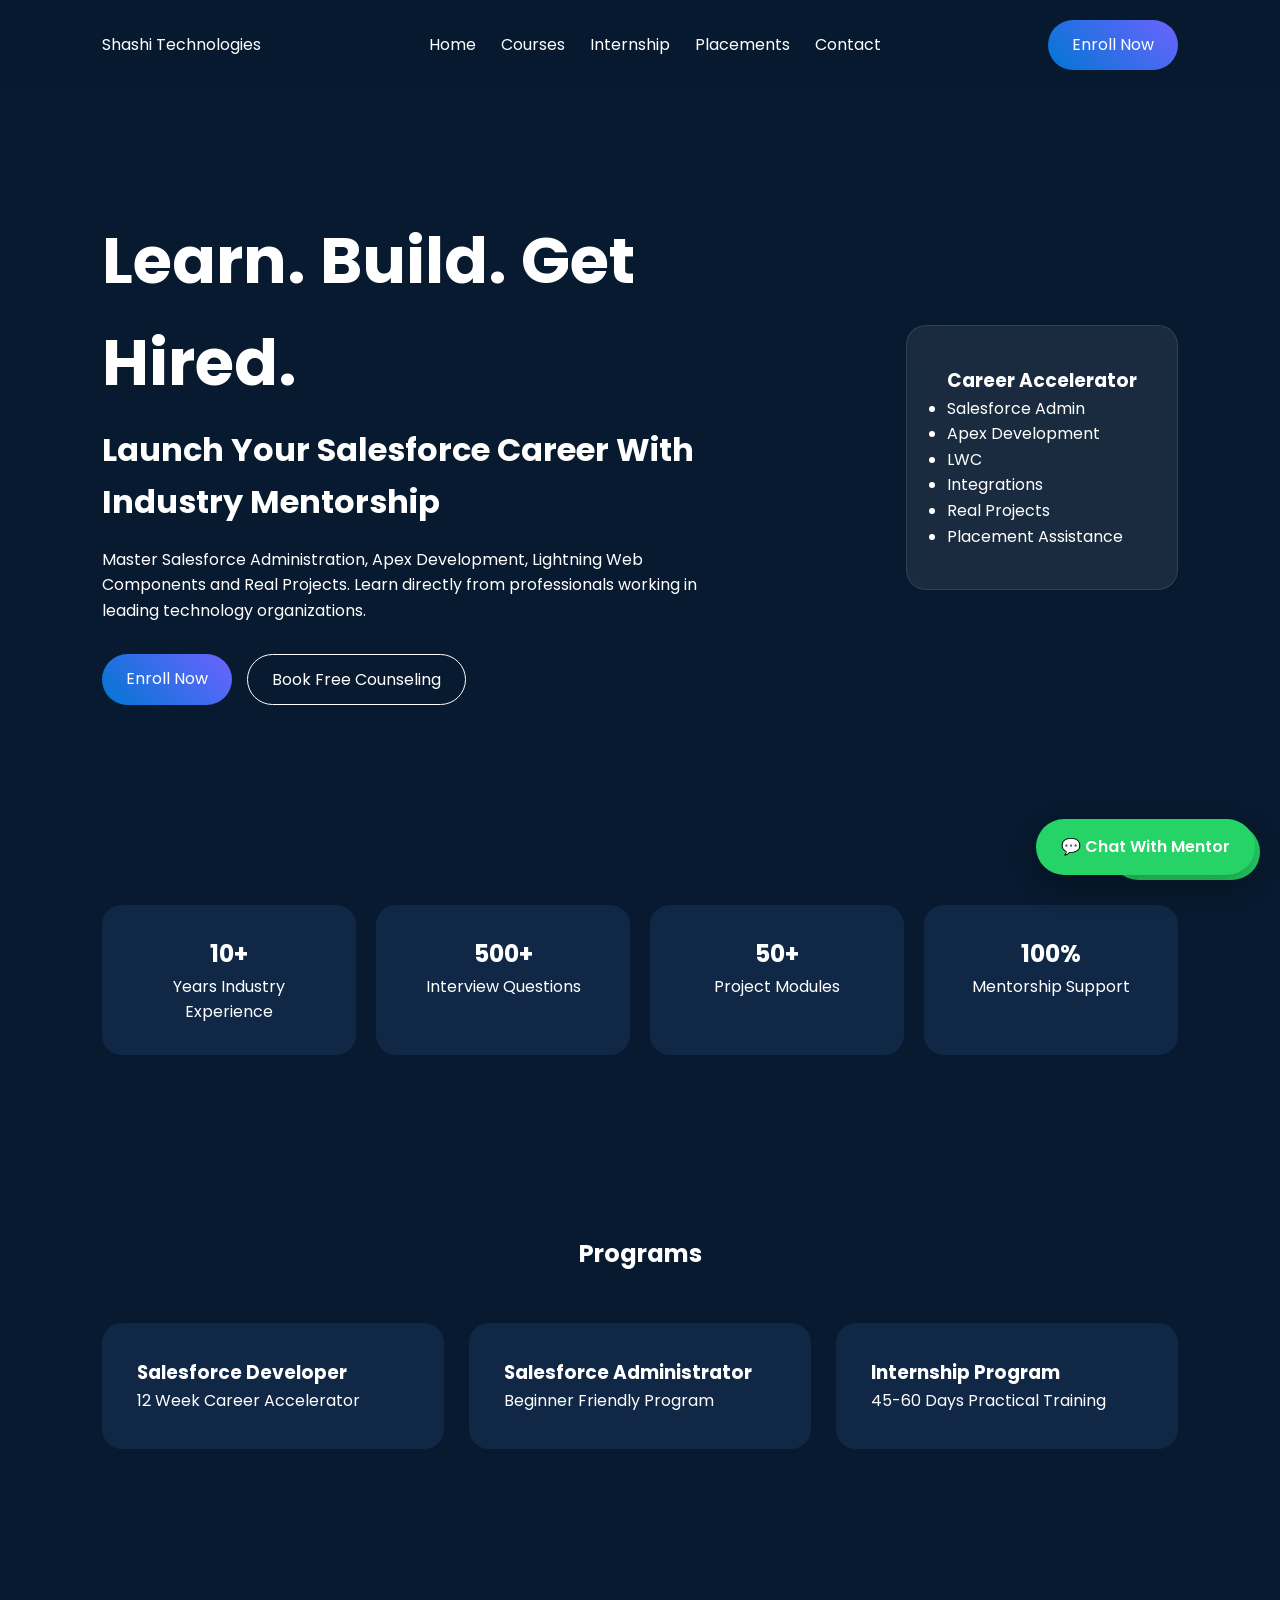
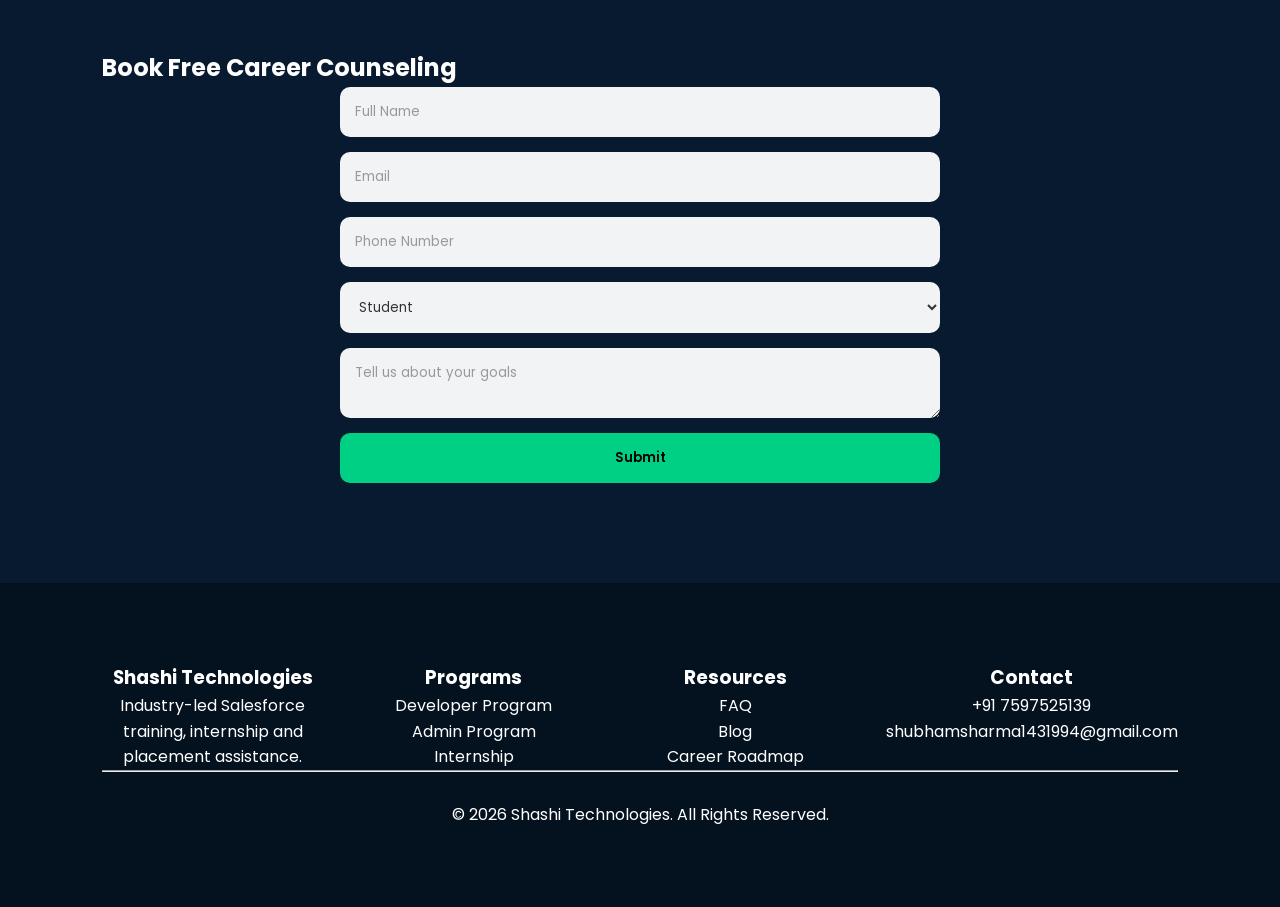
<file: index.html>
<!DOCTYPE html>
<html lang="en">
<head>
<meta charset="UTF-8">
<meta name="viewport" content="width=device-width, initial-scale=1.0">

<title>Shashi Technologies | Learn. Build. Get Hired.</title>

<meta name="description"
content="Industry-led Salesforce Training, Internship & Placement Assistance in Jaipur. Learn from certified professionals and accelerate your Salesforce career.">

<link rel="stylesheet" href="assets/css/main.css">
<link rel="stylesheet" href="assets/css/animations.css">

<link href="https://fonts.googleapis.com/css2?family=Poppins:wght@300;400;500;600;700;800&display=swap" rel="stylesheet">
<script type="application/ld+json">
{
 "@context":"https://schema.org",
 "@type":"EducationalOrganization",
 "name":"Shashi Technologies",
 "description":"Salesforce Training, Internship and Placement Assistance",
 "telephone":"+917597525139",
 "email":"shubhamsharma1431994@gmail.com",
 "address":{
   "@type":"PostalAddress",
   "addressLocality":"Jaipur",
   "addressRegion":"Rajasthan",
   "addressCountry":"IN"
 }
}
</script>
</head>

<body>

<header class="navbar">

<div class="logo">
Shashi Technologies
</div>

<nav>
<ul>
<li><a href="#">Home</a></li>
<li><a href="courses.html">Courses</a></li>
<li><a href="internship.html">Internship</a></li>
<li><a href="placements.html">Placements</a></li>
<li><a href="contact.html">Contact</a></li>
</ul>
</nav>

<a href="#enroll" class="btn-primary">
Enroll Now
</a>

</header>

<section class="hero">

<div class="hero-left">

<h1>
Learn. Build. Get Hired.
</h1>

<h2>
Launch Your Salesforce Career With Industry Mentorship
</h2>

<p>

Master Salesforce Administration, Apex Development,
Lightning Web Components and Real Projects.

Learn directly from professionals working in leading
technology organizations.

</p>

<div class="hero-buttons">

<a href="#enroll" class="btn-primary">
Enroll Now
</a>

<a href="#contact" class="btn-secondary">
Book Free Counseling
</a>

</div>

</div>

<div class="hero-right">

<div class="glass-card">

<h3>Career Accelerator</h3>

<ul>

<li>Salesforce Admin</li>
<li>Apex Development</li>
<li>LWC</li>
<li>Integrations</li>
<li>Real Projects</li>
<li>Placement Assistance</li>

</ul>

</div>

</div>

</section>

<section class="stats">

<div class="stat">
<h2>10+</h2>
<p>Years Industry Experience</p>
</div>

<div class="stat">
<h2>500+</h2>
<p>Interview Questions</p>
</div>

<div class="stat">
<h2>50+</h2>
<p>Project Modules</p>
</div>

<div class="stat">
<h2>100%</h2>
<p>Mentorship Support</p>
</div>

</section>

<section class="programs">

<h2>Programs</h2>

<div class="cards">

<div class="card">
<h3>Salesforce Developer</h3>
<p>12 Week Career Accelerator</p>
</div>

<div class="card">
<h3>Salesforce Administrator</h3>
<p>Beginner Friendly Program</p>
</div>

<div class="card">
<h3>Internship Program</h3>
<p>45-60 Days Practical Training</p>
</div>

</div>

</section>

<section id="enroll" class="lead-form">

<h2>
Book Free Career Counseling
</h2>

<form>

<input type="text" placeholder="Full Name">

<input type="email" placeholder="Email">

<input type="tel" placeholder="Phone Number">

<select>

<option>Student</option>
<option>Fresher</option>
<option>Working Professional</option>

</select>

<textarea placeholder="Tell us about your goals"></textarea>

<button type="submit">
Submit
</button>

</form>

</section>

<a
href="https://wa.me/917597525139"
target="_blank"
class="whatsapp">

WhatsApp Us

</a>

<footer class="premium-footer">

<div class="footer-grid">

<div>

<h3>Shashi Technologies</h3>

<p>

Industry-led Salesforce training,
internship and placement assistance.

</p>

</div>

<div>

<h3>Programs</h3>

<ul>

<li><a href="courses.html">Developer Program</a></li>

<li><a href="courses.html">Admin Program</a></li>

<li><a href="internship.html">Internship</a></li>

</ul>

</div>

<div>

<h3>Resources</h3>

<ul>

<li><a href="faq.html">FAQ</a></li>

<li><a href="#">Blog</a></li>

<li><a href="#">Career Roadmap</a></li>

</ul>

</div>

<div>

<h3>Contact</h3>

<p>+91 7597525139</p>

<p>shubhamsharma1431994@gmail.com</p>

</div>

</div>

<hr>

<p class="copyright">

© 2026 Shashi Technologies.
All Rights Reserved.

</p>

</footer>

<script src="assets/js/app.js"></script>
<a
href="https://wa.me/917597525139"
class="whatsapp-widget"
target="_blank">

💬 Chat With Mentor

</a>
</body>
</html>
</file>
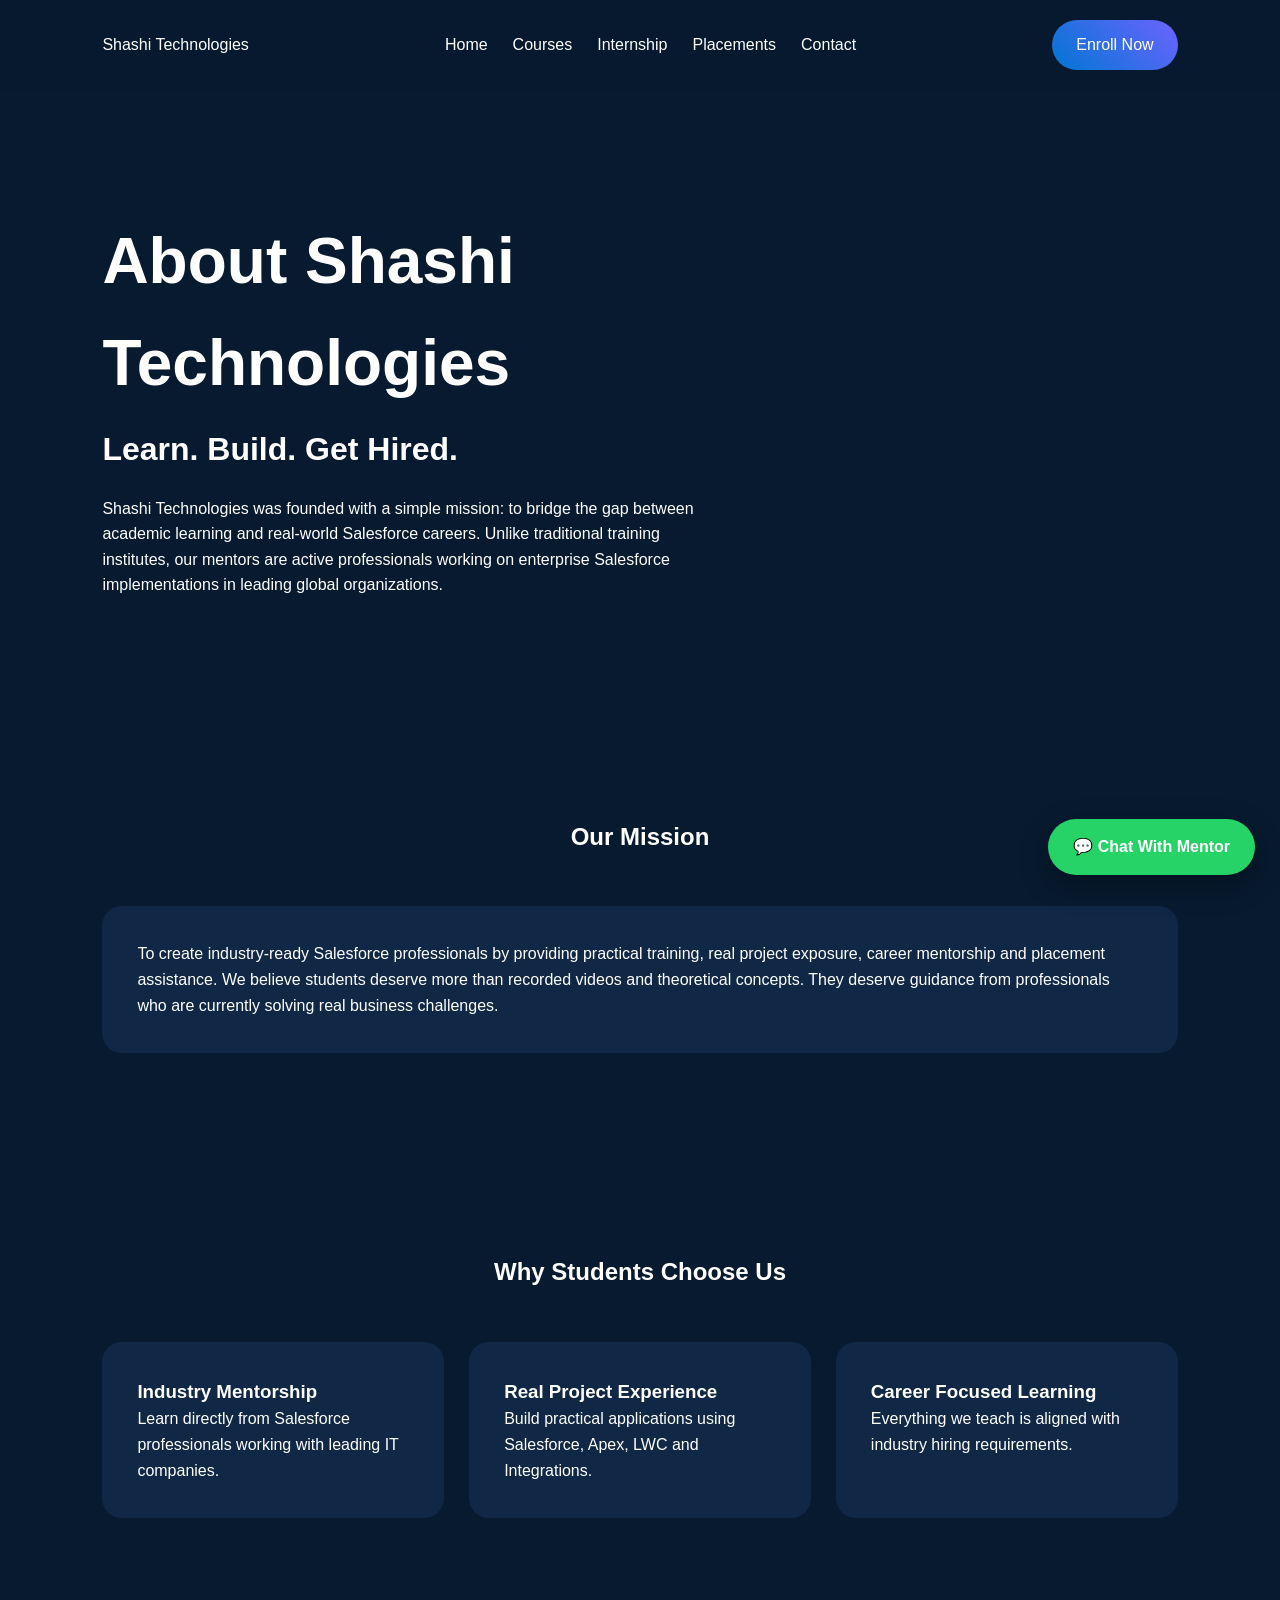
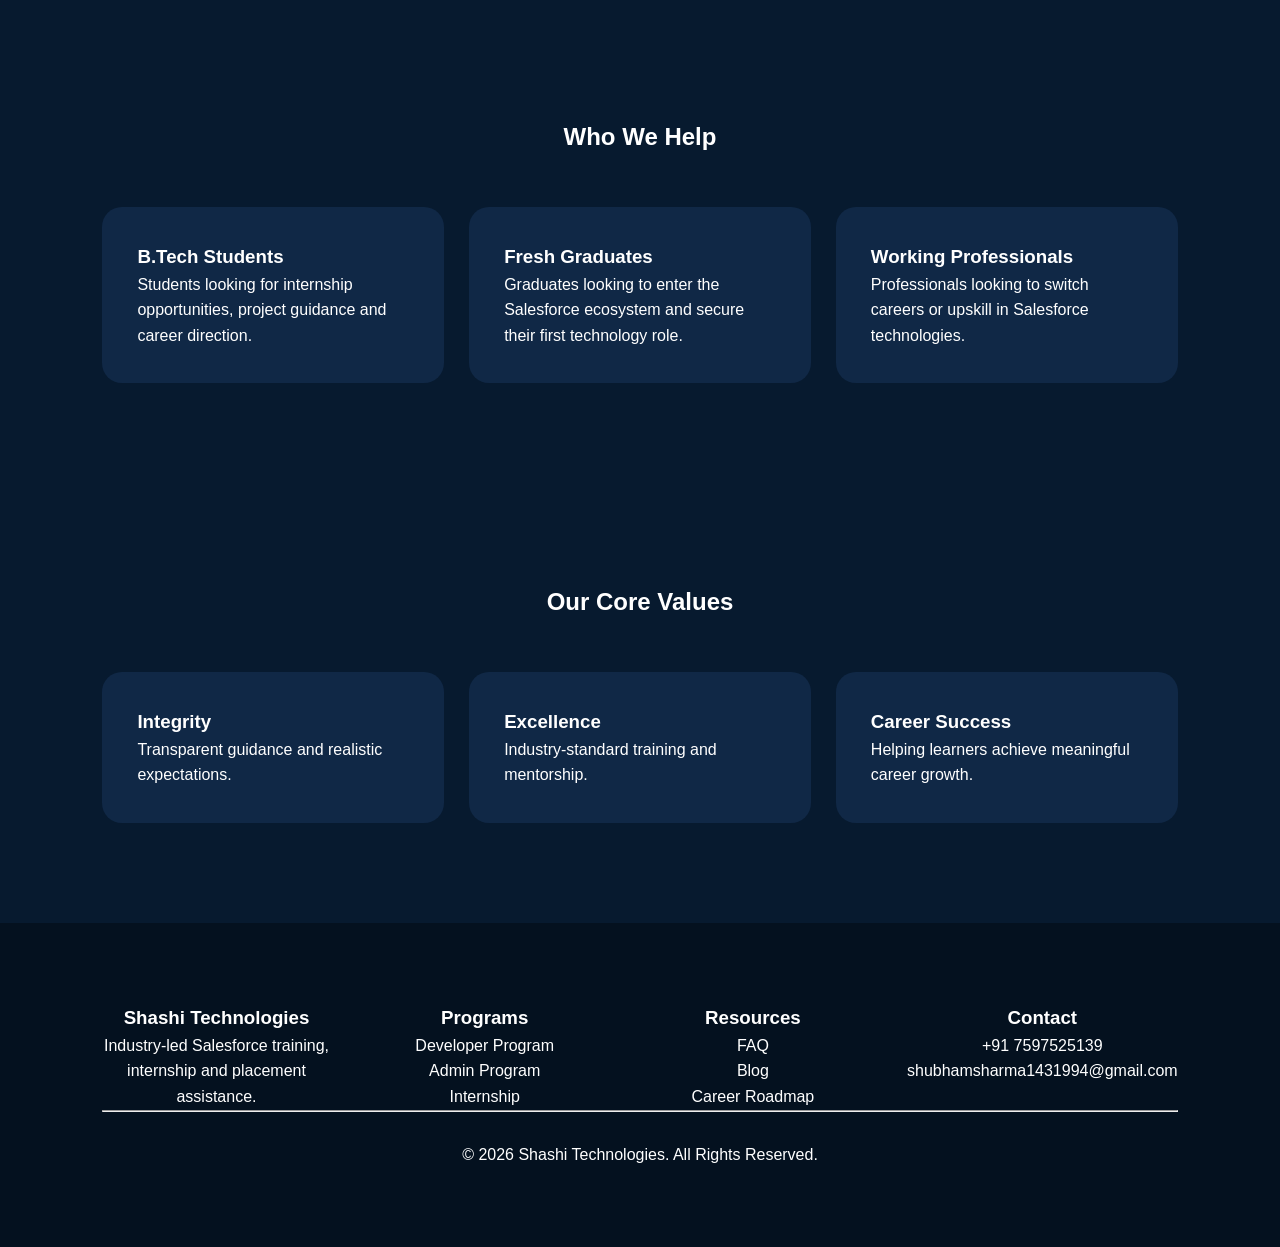
<file: about.html>
<!DOCTYPE html>
<html lang="en">
<head>

<meta charset="UTF-8">
<meta name="viewport" content="width=device-width, initial-scale=1.0">

<title>About Us | Shashi Technologies</title>

<meta name="description"
content="Learn about Shashi Technologies, a Salesforce career accelerator helping students and professionals build successful careers through industry mentorship, real projects and placement assistance.">

<link rel="stylesheet" href="assets/css/main.css">

</head>

<body>

<header class="navbar">

<div class="logo">
Shashi Technologies
</div>

<nav>
<ul>
<li><a href="index.html">Home</a></li>
<li><a href="courses.html">Courses</a></li>
<li><a href="internship.html">Internship</a></li>
<li><a href="placements.html">Placements</a></li>
<li><a href="contact.html">Contact</a></li>
</ul>
</nav>

<a href="contact.html" class="btn-primary">
Enroll Now
</a>

</header>

<section class="hero">

<div class="hero-left">

<h1>About Shashi Technologies</h1>

<h2>Learn. Build. Get Hired.</h2>

<p>

Shashi Technologies was founded with a simple mission:
to bridge the gap between academic learning and
real-world Salesforce careers.

Unlike traditional training institutes,
our mentors are active professionals working on
enterprise Salesforce implementations in leading
global organizations.

</p>

</div>

</section>

<section class="programs">

<h2>Our Mission</h2>

<div class="card">

<p>

To create industry-ready Salesforce professionals
by providing practical training, real project exposure,
career mentorship and placement assistance.

We believe students deserve more than recorded videos
and theoretical concepts.

They deserve guidance from professionals who are
currently solving real business challenges.

</p>

</div>

</section>

<section class="programs">

<h2>Why Students Choose Us</h2>

<div class="cards">

<div class="card">

<h3>Industry Mentorship</h3>

<p>

Learn directly from Salesforce professionals
working with leading IT companies.

</p>

</div>

<div class="card">

<h3>Real Project Experience</h3>

<p>

Build practical applications using Salesforce,
Apex, LWC and Integrations.

</p>

</div>

<div class="card">

<h3>Career Focused Learning</h3>

<p>

Everything we teach is aligned with
industry hiring requirements.

</p>

</div>

</div>

</section>

<section class="programs">

<h2>Who We Help</h2>

<div class="cards">

<div class="card">

<h3>B.Tech Students</h3>

<p>

Students looking for internship opportunities,
project guidance and career direction.

</p>

</div>

<div class="card">

<h3>Fresh Graduates</h3>

<p>

Graduates looking to enter the Salesforce ecosystem
and secure their first technology role.

</p>

</div>

<div class="card">

<h3>Working Professionals</h3>

<p>

Professionals looking to switch careers
or upskill in Salesforce technologies.

</p>

</div>

</div>

</section>

<section class="programs">

<h2>Our Core Values</h2>

<div class="cards">

<div class="card">

<h3>Integrity</h3>

<p>

Transparent guidance and realistic expectations.

</p>

</div>

<div class="card">

<h3>Excellence</h3>

<p>

Industry-standard training and mentorship.

</p>

</div>

<div class="card">

<h3>Career Success</h3>

<p>

Helping learners achieve meaningful career growth.

</p>

</div>

</div>

</section>

<footer class="premium-footer">

<div class="footer-grid">

<div>

<h3>Shashi Technologies</h3>

<p>

Industry-led Salesforce training,
internship and placement assistance.

</p>

</div>

<div>

<h3>Programs</h3>

<ul>

<li><a href="courses.html">Developer Program</a></li>

<li><a href="courses.html">Admin Program</a></li>

<li><a href="internship.html">Internship</a></li>

</ul>

</div>

<div>

<h3>Resources</h3>

<ul>

<li><a href="faq.html">FAQ</a></li>

<li><a href="#">Blog</a></li>

<li><a href="#">Career Roadmap</a></li>

</ul>

</div>

<div>

<h3>Contact</h3>

<p>+91 7597525139</p>

<p>shubhamsharma1431994@gmail.com</p>

</div>

</div>

<hr>

<p class="copyright">

© 2026 Shashi Technologies.
All Rights Reserved.

</p>

</footer>
<a
href="https://wa.me/917597525139"
class="whatsapp-widget"
target="_blank">

💬 Chat With Mentor

</a>
</body>
</html>
</file>
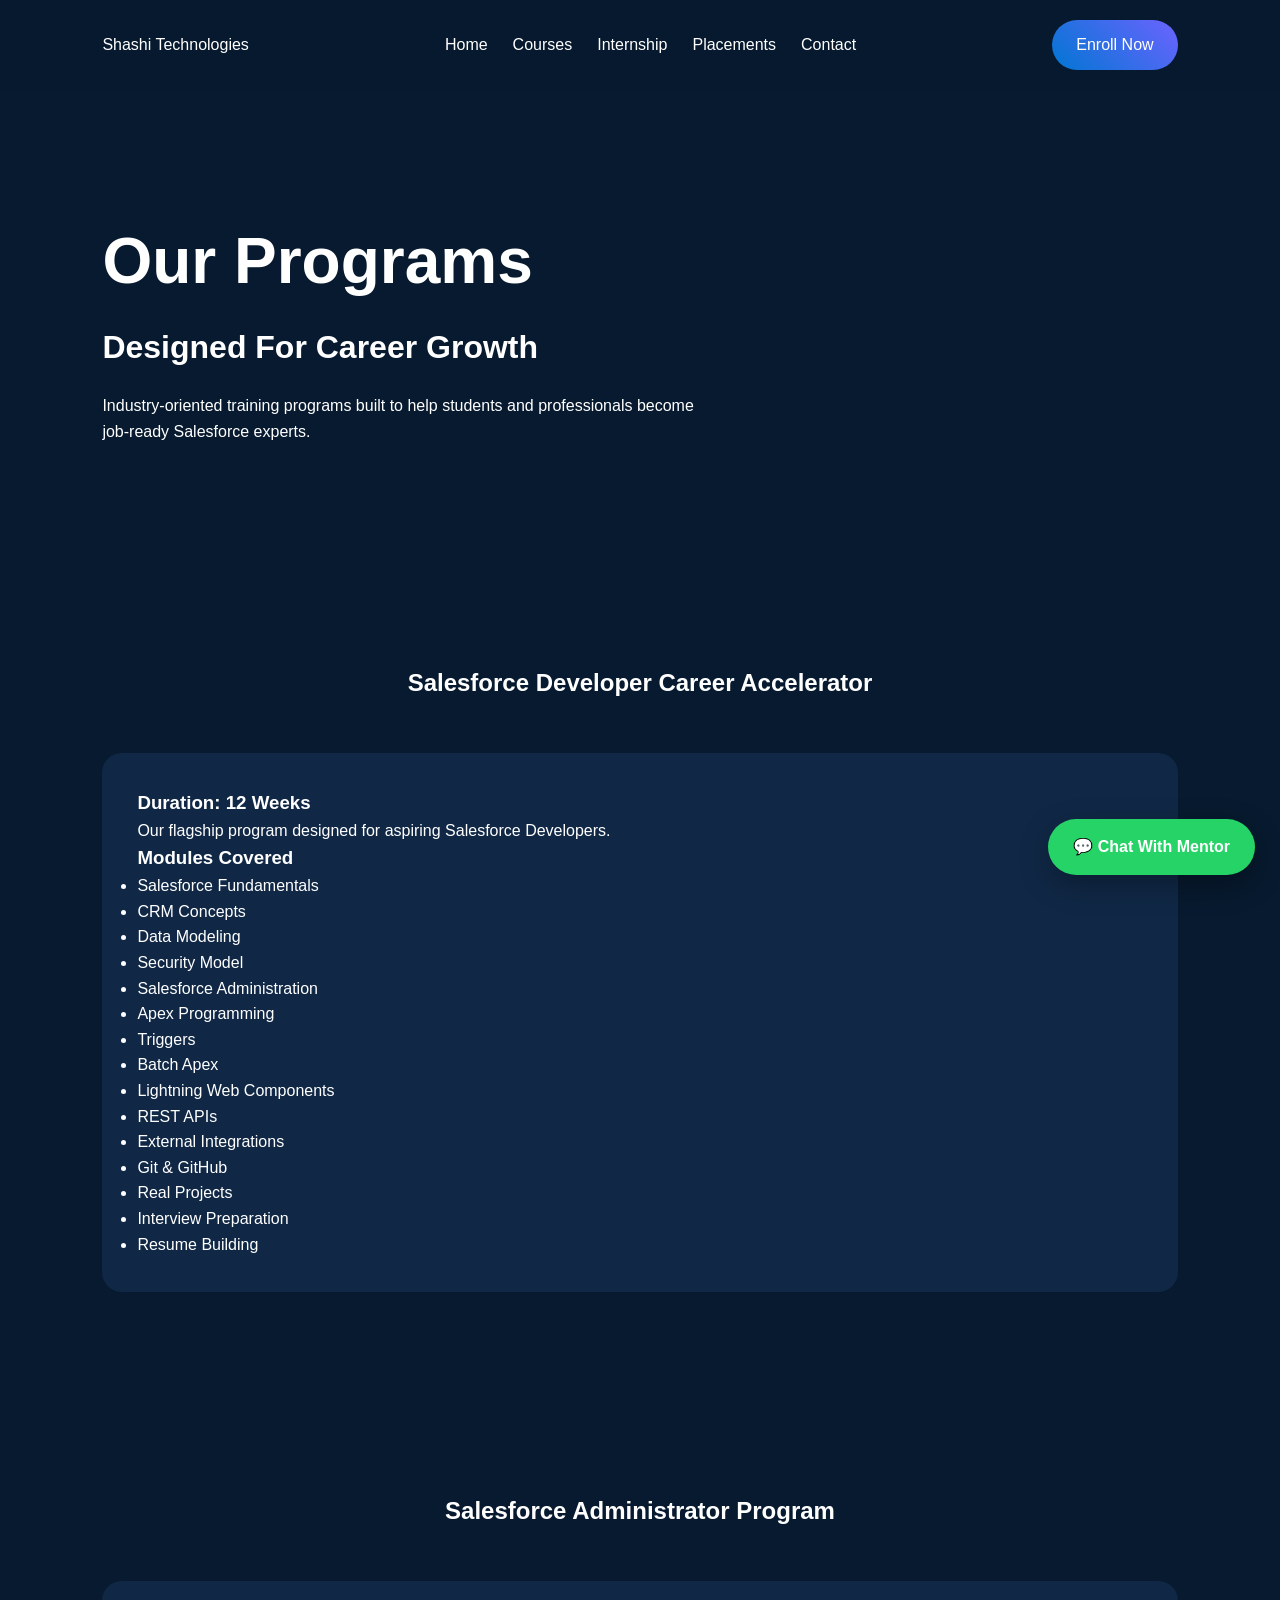
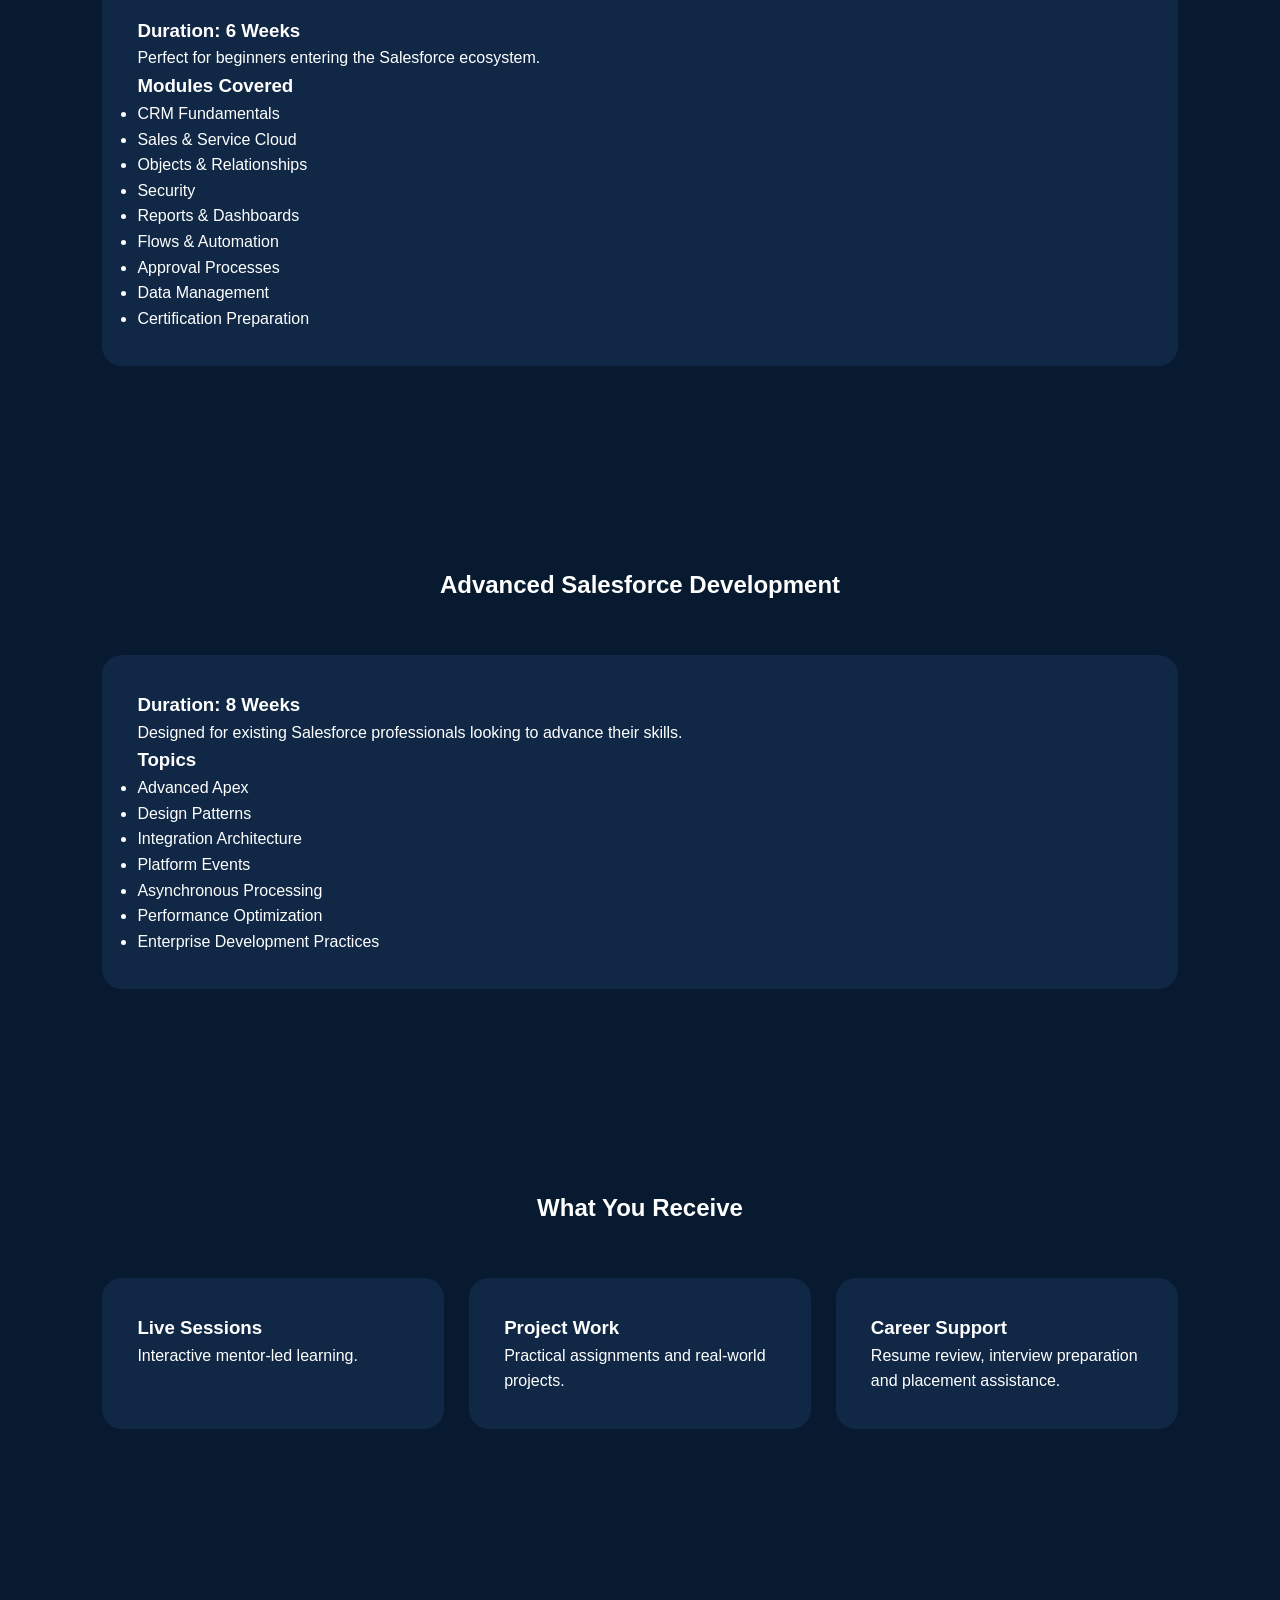
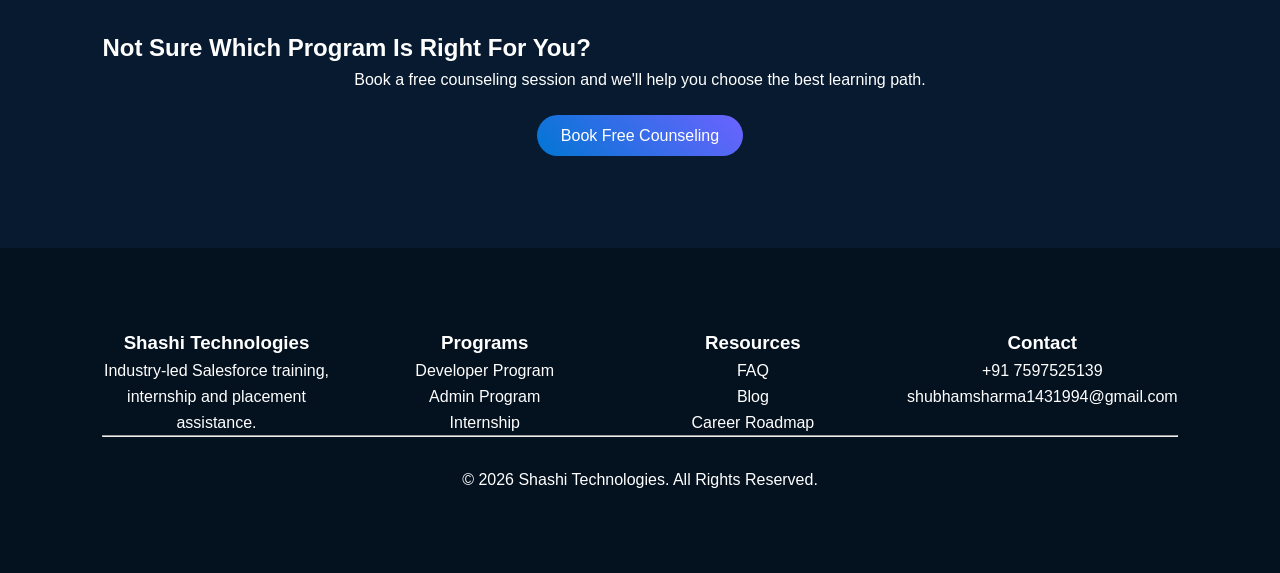
<file: courses.html>
<!DOCTYPE html>
<html lang="en">
<head>

<meta charset="UTF-8">
<meta name="viewport" content="width=device-width, initial-scale=1.0">

<title>Courses | Shashi Technologies</title>

<meta name="description"
content="Explore Salesforce Developer, Salesforce Administrator and Internship Programs offered by Shashi Technologies.">

<link rel="stylesheet" href="assets/css/main.css">
<link rel="stylesheet" href="assets/css/animations.css">

</head>

<body>

<header class="navbar">

<div class="logo">
Shashi Technologies
</div>

<nav>
<ul>
<li><a href="index.html">Home</a></li>
<li><a href="courses.html">Courses</a></li>
<li><a href="internship.html">Internship</a></li>
<li><a href="placements.html">Placements</a></li>
<li><a href="contact.html">Contact</a></li>
</ul>
</nav>

<a href="contact.html" class="btn-primary">
Enroll Now
</a>

</header>

<section class="hero">

<div class="hero-left">

<h1>Our Programs</h1>

<h2>Designed For Career Growth</h2>

<p>

Industry-oriented training programs built to help
students and professionals become job-ready
Salesforce experts.

</p>

</div>

</section>

<section class="programs">

<h2>Salesforce Developer Career Accelerator</h2>

<div class="card">

<h3>Duration: 12 Weeks</h3>

<p>

Our flagship program designed for aspiring
Salesforce Developers.

</p>

<h3>Modules Covered</h3>

<ul>

<li>Salesforce Fundamentals</li>

<li>CRM Concepts</li>

<li>Data Modeling</li>

<li>Security Model</li>

<li>Salesforce Administration</li>

<li>Apex Programming</li>

<li>Triggers</li>

<li>Batch Apex</li>

<li>Lightning Web Components</li>

<li>REST APIs</li>

<li>External Integrations</li>

<li>Git & GitHub</li>

<li>Real Projects</li>

<li>Interview Preparation</li>

<li>Resume Building</li>

</ul>

</div>

</section>

<section class="programs">

<h2>Salesforce Administrator Program</h2>

<div class="card">

<h3>Duration: 6 Weeks</h3>

<p>

Perfect for beginners entering the Salesforce ecosystem.

</p>

<h3>Modules Covered</h3>

<ul>

<li>CRM Fundamentals</li>

<li>Sales & Service Cloud</li>

<li>Objects & Relationships</li>

<li>Security</li>

<li>Reports & Dashboards</li>

<li>Flows & Automation</li>

<li>Approval Processes</li>

<li>Data Management</li>

<li>Certification Preparation</li>

</ul>

</div>

</section>

<section class="programs">

<h2>Advanced Salesforce Development</h2>

<div class="card">

<h3>Duration: 8 Weeks</h3>

<p>

Designed for existing Salesforce professionals
looking to advance their skills.

</p>

<h3>Topics</h3>

<ul>

<li>Advanced Apex</li>

<li>Design Patterns</li>

<li>Integration Architecture</li>

<li>Platform Events</li>

<li>Asynchronous Processing</li>

<li>Performance Optimization</li>

<li>Enterprise Development Practices</li>

</ul>

</div>

</section>

<section class="programs">

<h2>What You Receive</h2>

<div class="cards">

<div class="card">

<h3>Live Sessions</h3>

<p>

Interactive mentor-led learning.

</p>

</div>

<div class="card">

<h3>Project Work</h3>

<p>

Practical assignments and real-world projects.

</p>

</div>

<div class="card">

<h3>Career Support</h3>

<p>

Resume review, interview preparation
and placement assistance.

</p>

</div>

</div>

</section>

<section class="lead-form">

<h2>Not Sure Which Program Is Right For You?</h2>

<p style="text-align:center;margin-bottom:30px;">

Book a free counseling session and we'll help
you choose the best learning path.

</p>

<div style="text-align:center;">

<a href="contact.html" class="btn-primary">

Book Free Counseling

</a>

</div>

</section>

<footer class="premium-footer">

<div class="footer-grid">

<div>

<h3>Shashi Technologies</h3>

<p>

Industry-led Salesforce training,
internship and placement assistance.

</p>

</div>

<div>

<h3>Programs</h3>

<ul>

<li><a href="courses.html">Developer Program</a></li>

<li><a href="courses.html">Admin Program</a></li>

<li><a href="internship.html">Internship</a></li>

</ul>

</div>

<div>

<h3>Resources</h3>

<ul>

<li><a href="faq.html">FAQ</a></li>

<li><a href="#">Blog</a></li>

<li><a href="#">Career Roadmap</a></li>

</ul>

</div>

<div>

<h3>Contact</h3>

<p>+91 7597525139</p>

<p>shubhamsharma1431994@gmail.com</p>

</div>

</div>

<hr>

<p class="copyright">

© 2026 Shashi Technologies.
All Rights Reserved.

</p>

</footer>
<a
href="https://wa.me/917597525139"
class="whatsapp-widget"
target="_blank">

💬 Chat With Mentor

</a>

<script src="assets/js/app.js"></script>

</body>
</html>
</file>
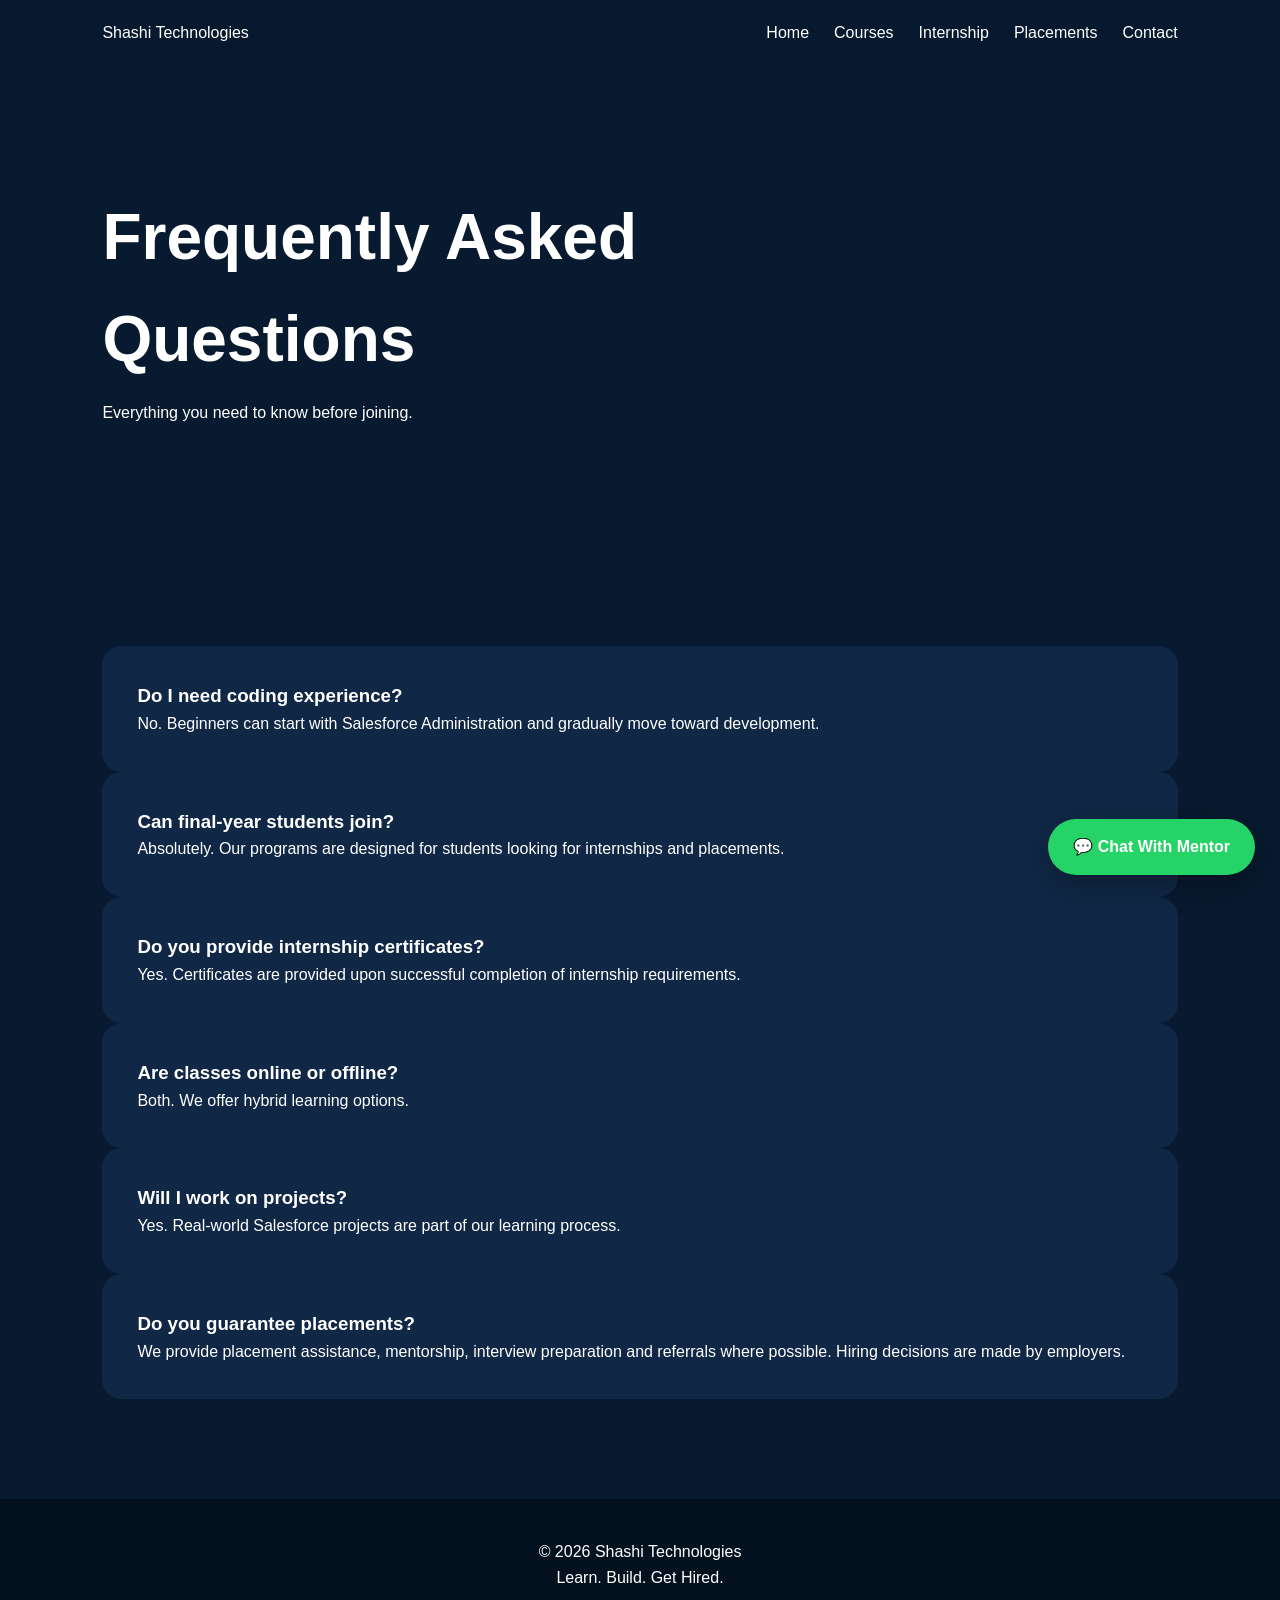
<file: faq.html>
<!DOCTYPE html>
<html lang="en">

<head>

<meta charset="UTF-8">
<meta name="viewport" content="width=device-width, initial-scale=1.0">

<title>FAQ | Shashi Technologies</title>

<link rel="stylesheet" href="assets/css/main.css">

</head>

<body>

<header class="navbar">

<div class="logo">
Shashi Technologies
</div>

<nav>
<ul>
<li><a href="index.html">Home</a></li>
<li><a href="courses.html">Courses</a></li>
<li><a href="internship.html">Internship</a></li>
<li><a href="placements.html">Placements</a></li>
<li><a href="contact.html">Contact</a></li>
</ul>
</nav>

</header>

<section class="hero">

<div class="hero-left">

<h1>Frequently Asked Questions</h1>

<p>

Everything you need to know before joining.

</p>

</div>

</section>

<section class="programs">

<div class="card">

<h3>Do I need coding experience?</h3>

<p>

No. Beginners can start with Salesforce Administration
and gradually move toward development.

</p>

</div>

<div class="card">

<h3>Can final-year students join?</h3>

<p>

Absolutely. Our programs are designed for students
looking for internships and placements.

</p>

</div>

<div class="card">

<h3>Do you provide internship certificates?</h3>

<p>

Yes. Certificates are provided upon successful
completion of internship requirements.

</p>

</div>

<div class="card">

<h3>Are classes online or offline?</h3>

<p>

Both. We offer hybrid learning options.

</p>

</div>

<div class="card">

<h3>Will I work on projects?</h3>

<p>

Yes. Real-world Salesforce projects are part
of our learning process.

</p>

</div>

<div class="card">

<h3>Do you guarantee placements?</h3>

<p>

We provide placement assistance, mentorship,
interview preparation and referrals where possible.
Hiring decisions are made by employers.

</p>

</div>

</section>

<footer>

<p>© 2026 Shashi Technologies</p>

<p>Learn. Build. Get Hired.</p>

</footer>
<a
href="https://wa.me/917597525139"
class="whatsapp-widget"
target="_blank">

💬 Chat With Mentor

</a>
</body>

</html>
</file>
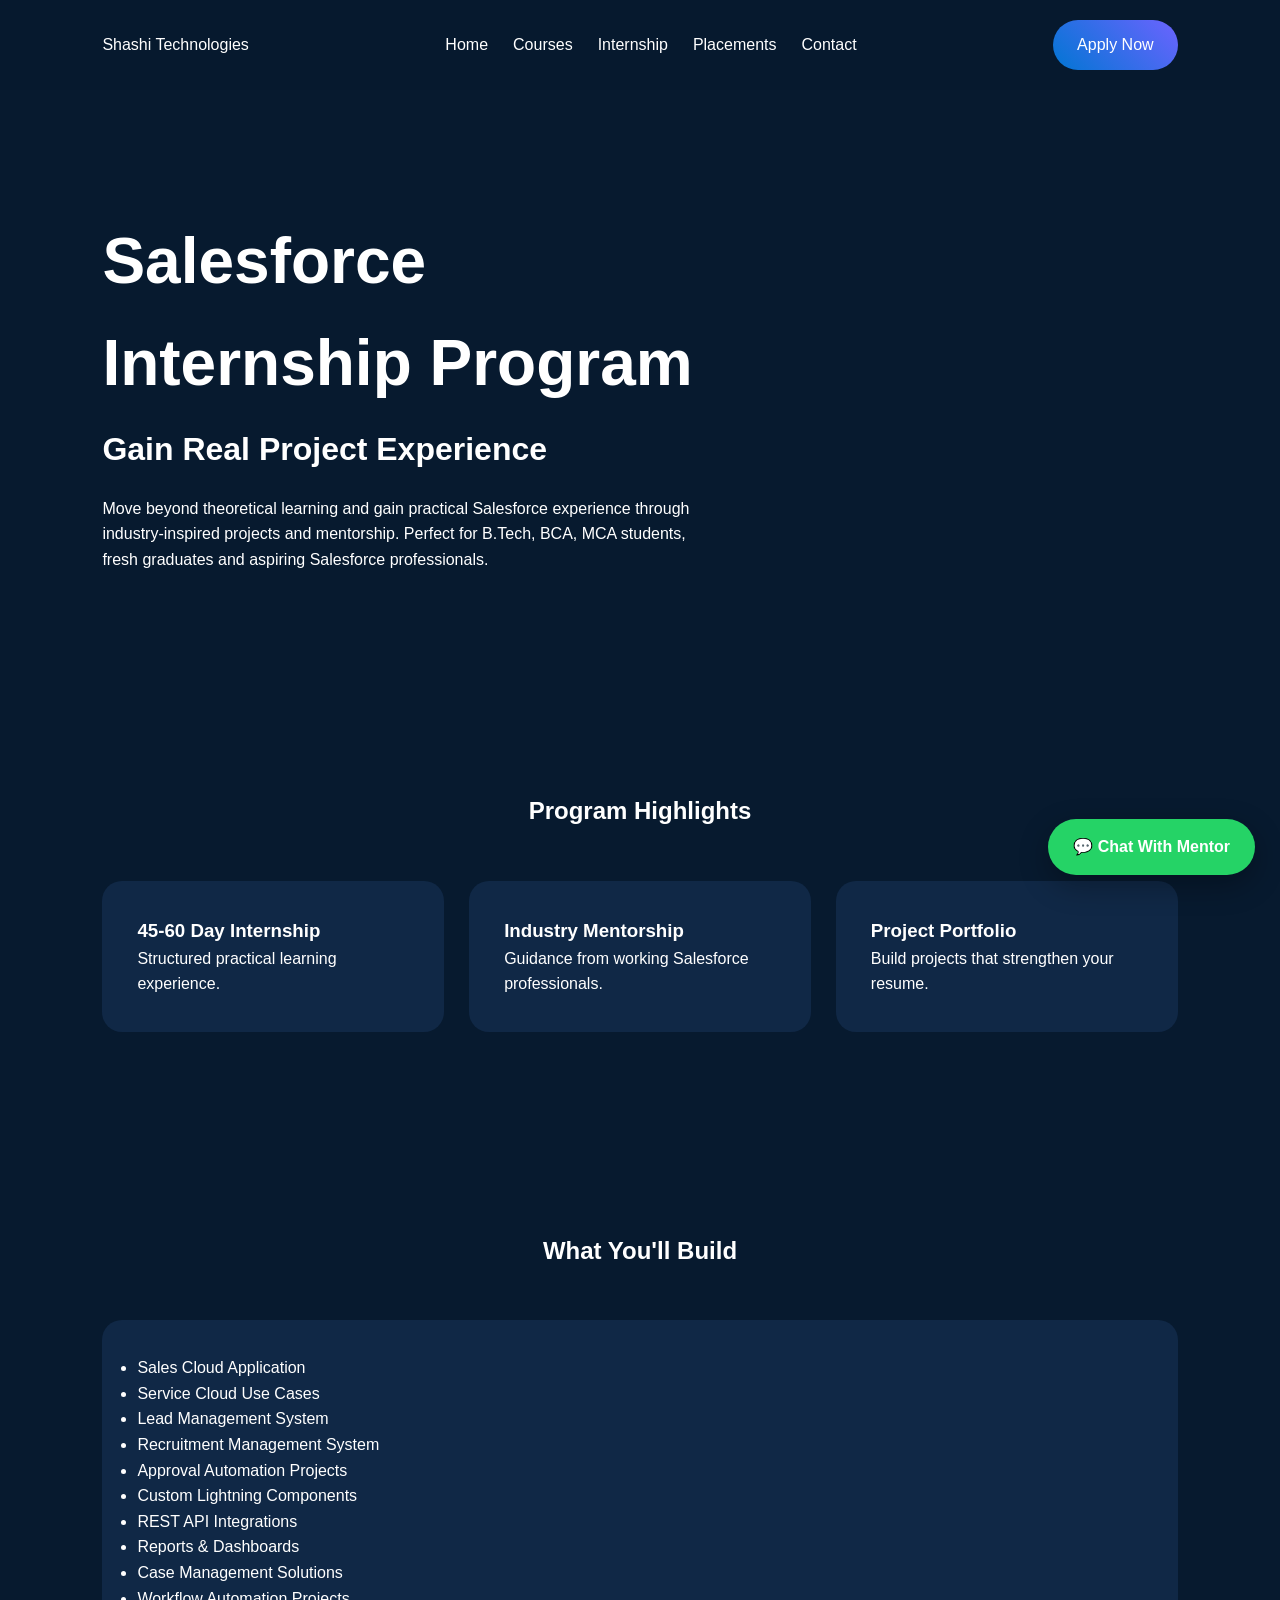
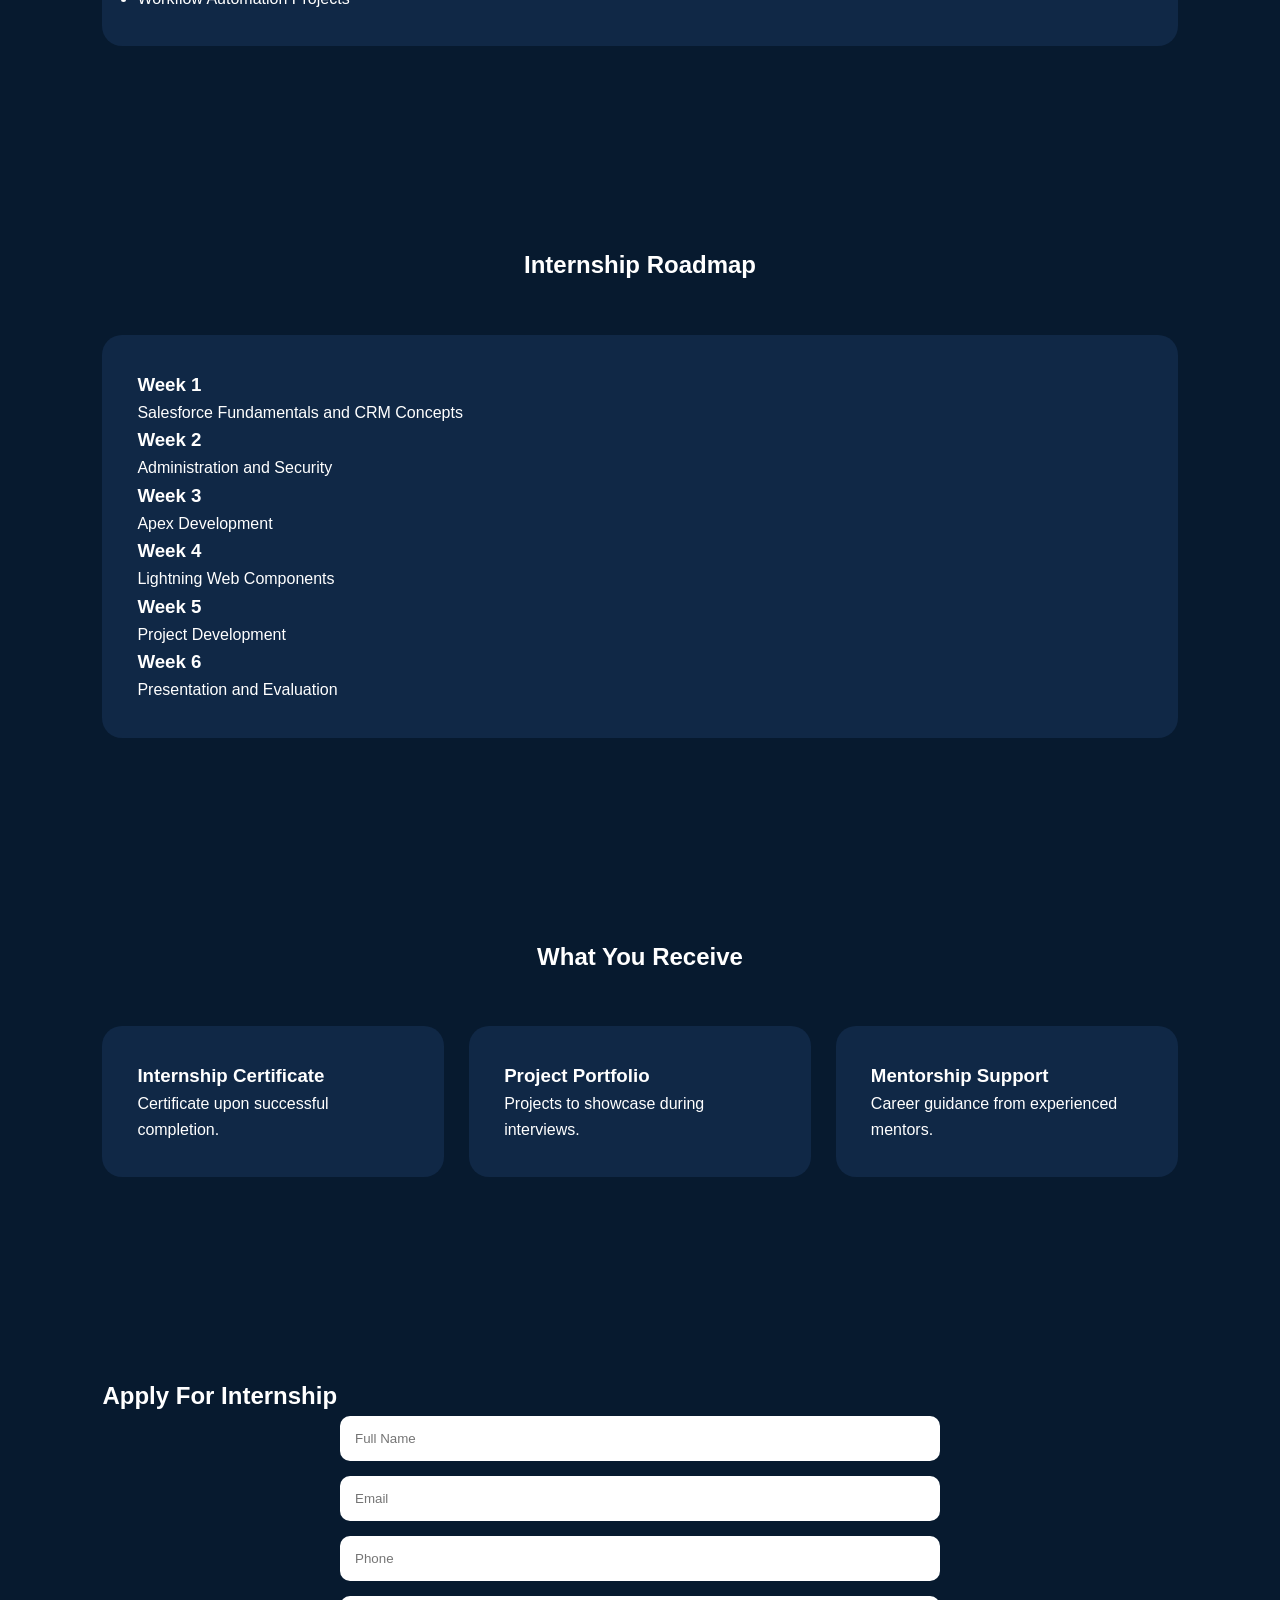
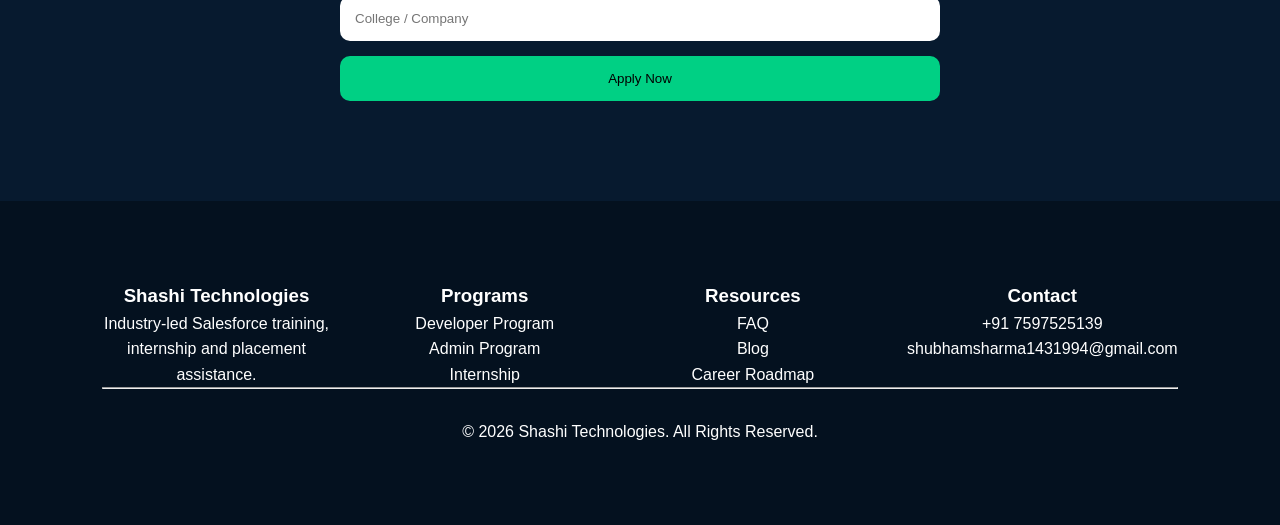
<file: internship.html>
<!DOCTYPE html>
<html lang="en">

<head>

<meta charset="UTF-8">
<meta name="viewport" content="width=device-width, initial-scale=1.0">

<title>Salesforce Internship Program | Shashi Technologies</title>

<meta name="description"
content="Industry-oriented Salesforce Internship Program with real projects, mentorship, practical assignments and internship certification.">

<link rel="stylesheet" href="assets/css/main.css">

</head>

<body>

<header class="navbar">

<div class="logo">
Shashi Technologies
</div>

<nav>
<ul>
<li><a href="index.html">Home</a></li>
<li><a href="courses.html">Courses</a></li>
<li><a href="internship.html">Internship</a></li>
<li><a href="placements.html">Placements</a></li>
<li><a href="contact.html">Contact</a></li>
</ul>
</nav>

<a href="contact.html" class="btn-primary">
Apply Now
</a>

</header>

<section class="hero">

<div class="hero-left">

<h1>Salesforce Internship Program</h1>

<h2>Gain Real Project Experience</h2>

<p>

Move beyond theoretical learning and gain
practical Salesforce experience through
industry-inspired projects and mentorship.

Perfect for B.Tech, BCA, MCA students,
fresh graduates and aspiring Salesforce professionals.

</p>

</div>

</section>

<section class="programs">

<h2>Program Highlights</h2>

<div class="cards">

<div class="card">
<h3>45-60 Day Internship</h3>
<p>
Structured practical learning experience.
</p>
</div>

<div class="card">
<h3>Industry Mentorship</h3>
<p>
Guidance from working Salesforce professionals.
</p>
</div>

<div class="card">
<h3>Project Portfolio</h3>
<p>
Build projects that strengthen your resume.
</p>
</div>

</div>

</section>

<section class="programs">

<h2>What You'll Build</h2>

<div class="card">

<ul>

<li>Sales Cloud Application</li>

<li>Service Cloud Use Cases</li>

<li>Lead Management System</li>

<li>Recruitment Management System</li>

<li>Approval Automation Projects</li>

<li>Custom Lightning Components</li>

<li>REST API Integrations</li>

<li>Reports & Dashboards</li>

<li>Case Management Solutions</li>

<li>Workflow Automation Projects</li>

</ul>

</div>

</section>

<section class="programs">

<h2>Internship Roadmap</h2>

<div class="card">

<h3>Week 1</h3>

<p>
Salesforce Fundamentals and CRM Concepts
</p>

<h3>Week 2</h3>

<p>
Administration and Security
</p>

<h3>Week 3</h3>

<p>
Apex Development
</p>

<h3>Week 4</h3>

<p>
Lightning Web Components
</p>

<h3>Week 5</h3>

<p>
Project Development
</p>

<h3>Week 6</h3>

<p>
Presentation and Evaluation
</p>

</div>

</section>

<section class="programs">

<h2>What You Receive</h2>

<div class="cards">

<div class="card">
<h3>Internship Certificate</h3>
<p>
Certificate upon successful completion.
</p>
</div>

<div class="card">
<h3>Project Portfolio</h3>
<p>
Projects to showcase during interviews.
</p>
</div>

<div class="card">
<h3>Mentorship Support</h3>
<p>
Career guidance from experienced mentors.
</p>
</div>

</div>

</section>

<section class="lead-form">

<h2>Apply For Internship</h2>

<form>

<input type="text" placeholder="Full Name">

<input type="email" placeholder="Email">

<input type="tel" placeholder="Phone">

<input type="text" placeholder="College / Company">

<button type="submit">

Apply Now

</button>

</form>

</section>

<footer class="premium-footer">

<div class="footer-grid">

<div>

<h3>Shashi Technologies</h3>

<p>

Industry-led Salesforce training,
internship and placement assistance.

</p>

</div>

<div>

<h3>Programs</h3>

<ul>

<li><a href="courses.html">Developer Program</a></li>

<li><a href="courses.html">Admin Program</a></li>

<li><a href="internship.html">Internship</a></li>

</ul>

</div>

<div>

<h3>Resources</h3>

<ul>

<li><a href="faq.html">FAQ</a></li>

<li><a href="#">Blog</a></li>

<li><a href="#">Career Roadmap</a></li>

</ul>

</div>

<div>

<h3>Contact</h3>

<p>+91 7597525139</p>

<p>shubhamsharma1431994@gmail.com</p>

</div>

</div>

<hr>

<p class="copyright">

© 2026 Shashi Technologies.
All Rights Reserved.

</p>

</footer>
<a
href="https://wa.me/917597525139"
class="whatsapp-widget"
target="_blank">

💬 Chat With Mentor

</a>
</body>

</html>
</file>
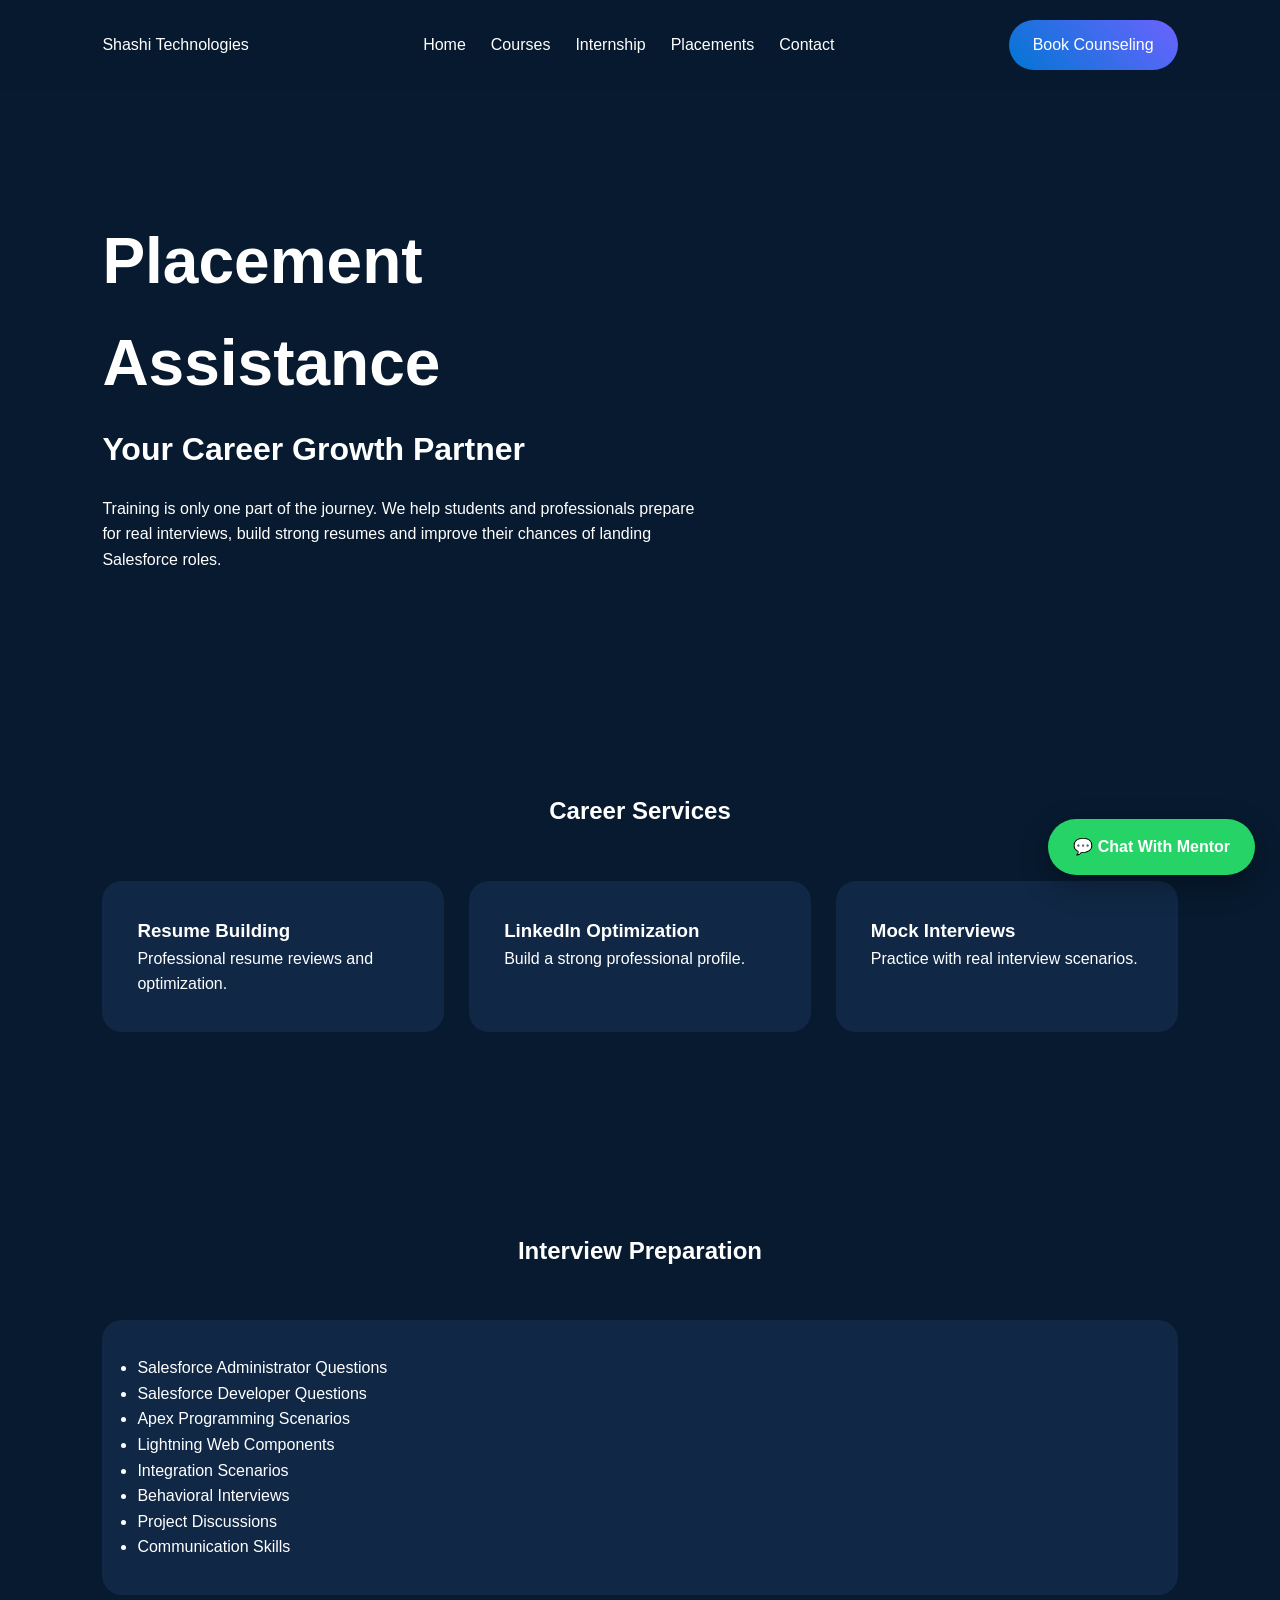
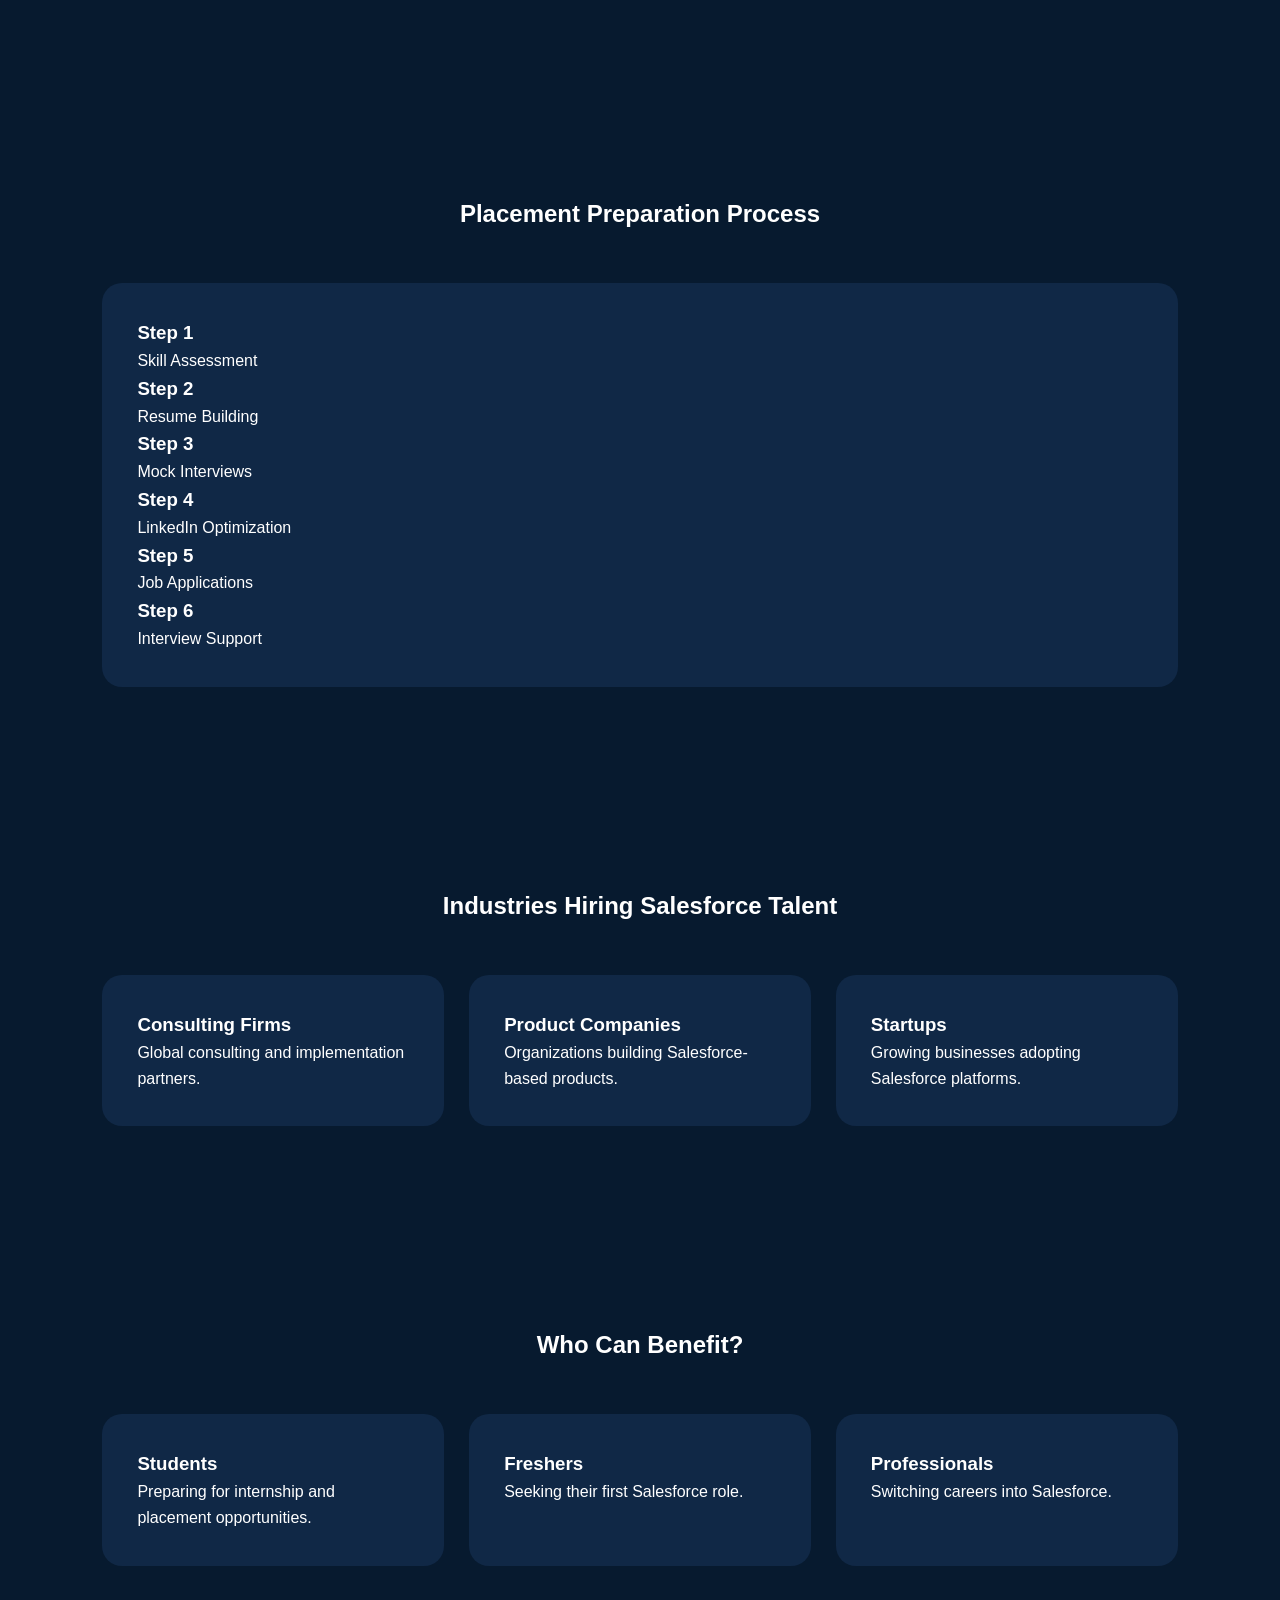
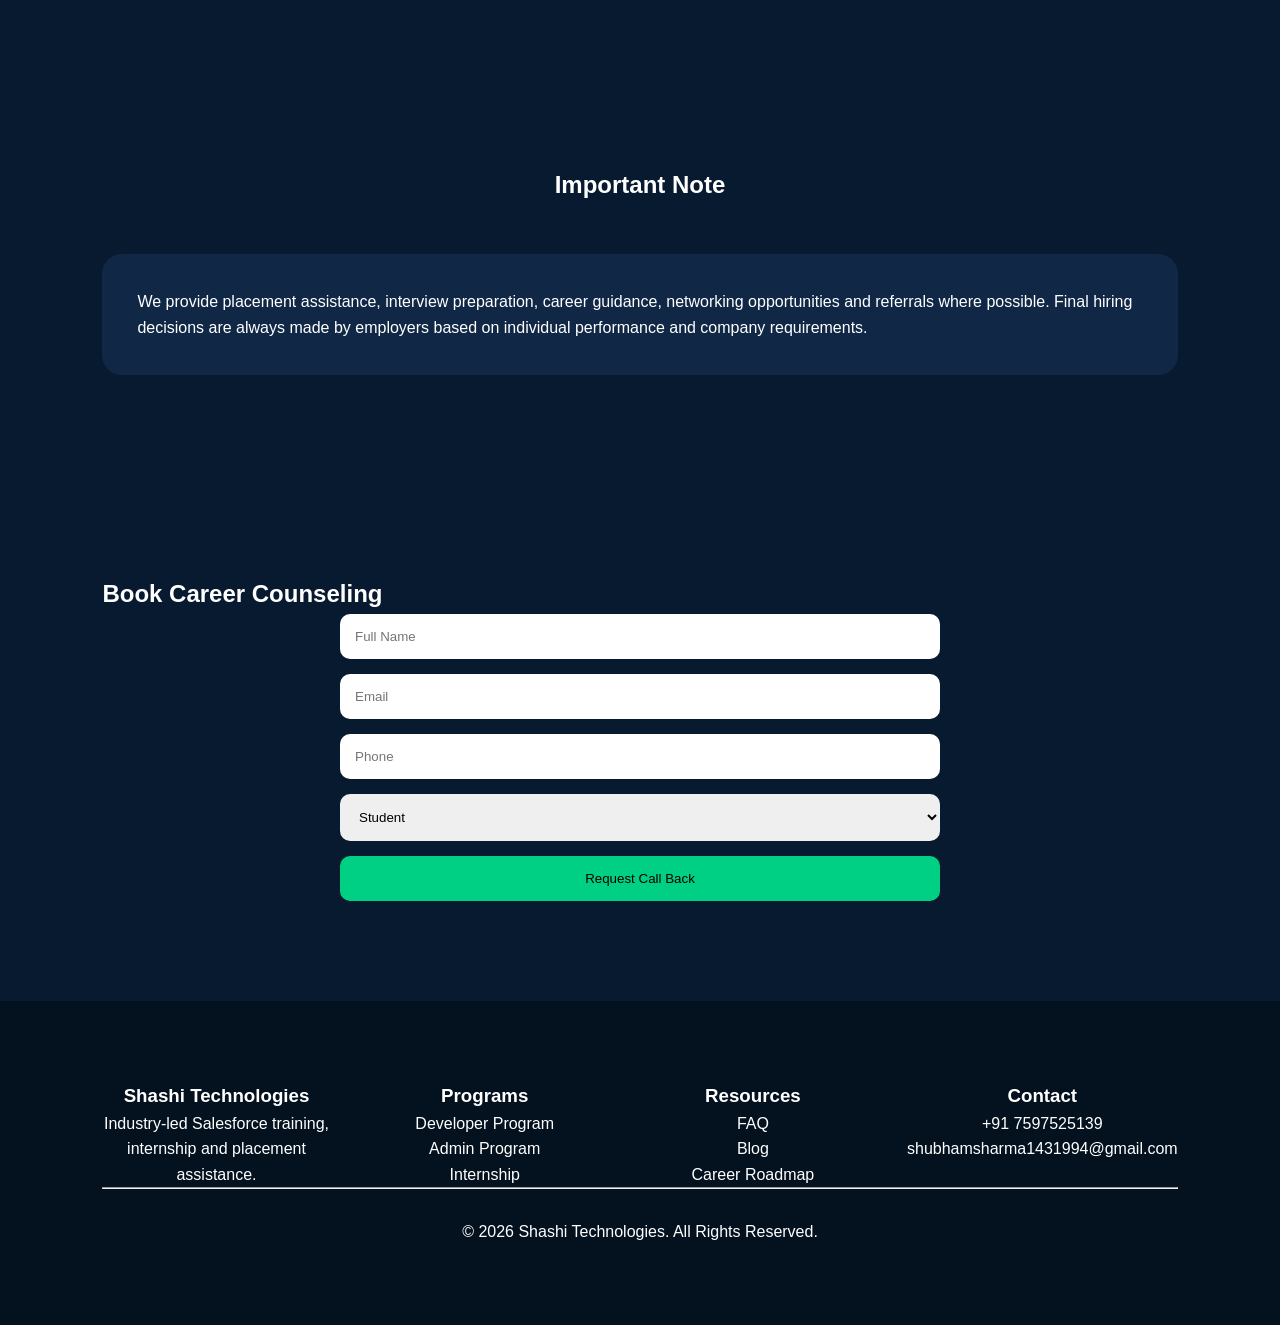
<file: placements.html>
<!DOCTYPE html>
<html lang="en">

<head>

<meta charset="UTF-8">
<meta name="viewport" content="width=device-width, initial-scale=1.0">

<title>Placement Assistance | Shashi Technologies</title>

<meta name="description"
content="Career support, interview preparation, resume building and placement assistance for Salesforce professionals.">

<link rel="stylesheet" href="assets/css/main.css">

</head>

<body>

<header class="navbar">

<div class="logo">
Shashi Technologies
</div>

<nav>
<ul>
<li><a href="index.html">Home</a></li>
<li><a href="courses.html">Courses</a></li>
<li><a href="internship.html">Internship</a></li>
<li><a href="placements.html">Placements</a></li>
<li><a href="contact.html">Contact</a></li>
</ul>
</nav>

<a href="contact.html" class="btn-primary">
Book Counseling
</a>

</header>

<section class="hero">

<div class="hero-left">

<h1>Placement Assistance</h1>

<h2>Your Career Growth Partner</h2>

<p>

Training is only one part of the journey.

We help students and professionals prepare for
real interviews, build strong resumes and
improve their chances of landing Salesforce roles.

</p>

</div>

</section>

<section class="programs">

<h2>Career Services</h2>

<div class="cards">

<div class="card">

<h3>Resume Building</h3>

<p>

Professional resume reviews and optimization.

</p>

</div>

<div class="card">

<h3>LinkedIn Optimization</h3>

<p>

Build a strong professional profile.

</p>

</div>

<div class="card">

<h3>Mock Interviews</h3>

<p>

Practice with real interview scenarios.

</p>

</div>

</div>

</section>

<section class="programs">

<h2>Interview Preparation</h2>

<div class="card">

<ul>

<li>Salesforce Administrator Questions</li>

<li>Salesforce Developer Questions</li>

<li>Apex Programming Scenarios</li>

<li>Lightning Web Components</li>

<li>Integration Scenarios</li>

<li>Behavioral Interviews</li>

<li>Project Discussions</li>

<li>Communication Skills</li>

</ul>

</div>

</section>

<section class="programs">

<h2>Placement Preparation Process</h2>

<div class="card">

<h3>Step 1</h3>

<p>

Skill Assessment

</p>

<h3>Step 2</h3>

<p>

Resume Building

</p>

<h3>Step 3</h3>

<p>

Mock Interviews

</p>

<h3>Step 4</h3>

<p>

LinkedIn Optimization

</p>

<h3>Step 5</h3>

<p>

Job Applications

</p>

<h3>Step 6</h3>

<p>

Interview Support

</p>

</div>

</section>

<section class="programs">

<h2>Industries Hiring Salesforce Talent</h2>

<div class="cards">

<div class="card">
<h3>Consulting Firms</h3>
<p>
Global consulting and implementation partners.
</p>
</div>

<div class="card">
<h3>Product Companies</h3>
<p>
Organizations building Salesforce-based products.
</p>
</div>

<div class="card">
<h3>Startups</h3>
<p>
Growing businesses adopting Salesforce platforms.
</p>
</div>

</div>

</section>

<section class="programs">

<h2>Who Can Benefit?</h2>

<div class="cards">

<div class="card">

<h3>Students</h3>

<p>

Preparing for internship and placement opportunities.

</p>

</div>

<div class="card">

<h3>Freshers</h3>

<p>

Seeking their first Salesforce role.

</p>

</div>

<div class="card">

<h3>Professionals</h3>

<p>

Switching careers into Salesforce.

</p>

</div>

</div>

</section>

<section class="programs">

<h2>Important Note</h2>

<div class="card">

<p>

We provide placement assistance, interview preparation,
career guidance, networking opportunities and referrals
where possible.

Final hiring decisions are always made by employers
based on individual performance and company requirements.

</p>

</div>

</section>

<section class="lead-form">

<h2>Book Career Counseling</h2>

<form>

<input type="text" placeholder="Full Name">

<input type="email" placeholder="Email">

<input type="tel" placeholder="Phone">

<select>

<option>Student</option>

<option>Fresher</option>

<option>Working Professional</option>

</select>

<button type="submit">

Request Call Back

</button>

</form>

</section>

<footer class="premium-footer">

<div class="footer-grid">

<div>

<h3>Shashi Technologies</h3>

<p>

Industry-led Salesforce training,
internship and placement assistance.

</p>

</div>

<div>

<h3>Programs</h3>

<ul>

<li><a href="courses.html">Developer Program</a></li>

<li><a href="courses.html">Admin Program</a></li>

<li><a href="internship.html">Internship</a></li>

</ul>

</div>

<div>

<h3>Resources</h3>

<ul>

<li><a href="faq.html">FAQ</a></li>

<li><a href="#">Blog</a></li>

<li><a href="#">Career Roadmap</a></li>

</ul>

</div>

<div>

<h3>Contact</h3>

<p>+91 7597525139</p>

<p>shubhamsharma1431994@gmail.com</p>

</div>

</div>

<hr>

<p class="copyright">

© 2026 Shashi Technologies.
All Rights Reserved.

</p>

</footer>
<a
href="https://wa.me/917597525139"
class="whatsapp-widget"
target="_blank">

💬 Chat With Mentor

</a>
</body>

</html>
</file>
<file: assets/css/main.css>
:root{
--primary:#0176D3;
--secondary:#6C63FF;
--accent:#00D084;
--dark:#071A2F;
--card:#102846;
--light:#F8FAFC;
}

*{
margin:0;
padding:0;
box-sizing:border-box;
font-family:'Poppins',sans-serif;
}

body{
background:var(--dark);
color:white;
line-height:1.6;
}

.navbar{
display:flex;
justify-content:space-between;
align-items:center;
padding:20px 8%;
position:sticky;
top:0;
background:rgba(7,26,47,.95);
backdrop-filter:blur(15px);
z-index:1000;
}

.navbar ul{
display:flex;
gap:25px;
list-style:none;
}

.navbar a{
color:white;
text-decoration:none;
}

.btn-primary{
background:linear-gradient(45deg,var(--primary),var(--secondary));
padding:12px 24px;
border-radius:30px;
color:white;
text-decoration:none;
}

.btn-secondary{
border:1px solid white;
padding:12px 24px;
border-radius:30px;
color:white;
text-decoration:none;
}

.hero{
display:flex;
align-items:center;
justify-content:space-between;
padding:120px 8%;
gap:50px;
}

.hero-left{
max-width:600px;
}

.hero-left h1{
font-size:4rem;
margin-bottom:10px;
}

.hero-left h2{
font-size:2rem;
margin-bottom:20px;
}

.hero-buttons{
display:flex;
gap:15px;
margin-top:30px;
}

.glass-card{
background:rgba(255,255,255,.08);
padding:40px;
border-radius:20px;
backdrop-filter:blur(15px);
border:1px solid rgba(255,255,255,.1);
}

.stats{
display:grid;
grid-template-columns:repeat(4,1fr);
gap:20px;
padding:80px 8%;
}

.stat{
background:var(--card);
padding:30px;
border-radius:20px;
text-align:center;
}

.programs{
padding:100px 8%;
}

.programs h2{
text-align:center;
margin-bottom:50px;
}

.cards{
display:grid;
grid-template-columns:repeat(3,1fr);
gap:25px;
}

.card{
background:var(--card);
padding:35px;
border-radius:20px;
transition:.3s;
}

.card:hover{
transform:translateY(-8px);
}

.lead-form{
padding:100px 8%;
}

form{
max-width:600px;
margin:auto;
display:flex;
flex-direction:column;
gap:15px;
}

input,
textarea,
select{
padding:15px;
border:none;
border-radius:10px;
}

button{
padding:15px;
border:none;
background:var(--accent);
border-radius:10px;
cursor:pointer;
}

.whatsapp{
position:fixed;
right:20px;
bottom:20px;
background:#25D366;
padding:15px 20px;
border-radius:40px;
text-decoration:none;
color:white;
font-weight:600;
}

footer{
padding:40px;
text-align:center;
background:#04111f;
}

.premium-footer{
background:#04111f;
padding:80px 8%;
}

.footer-grid{
display:grid;
grid-template-columns:repeat(4,1fr);
gap:40px;
}

.footer-grid ul{
list-style:none;
}

.footer-grid a{
text-decoration:none;
color:white;
}

.copyright{
margin-top:30px;
text-align:center;
}

.whatsapp-widget{
position:fixed;
bottom:25px;
right:25px;
background:#25D366;
padding:15px 25px;
border-radius:50px;
text-decoration:none;
color:white;
font-weight:600;
z-index:9999;
box-shadow:0 10px 30px rgba(0,0,0,.3);
}

/* ===== MOBILE RESPONSIVENESS ===== */

/* Tablet Devices */
@media (max-width: 1024px) {
.stats {
grid-template-columns: repeat(2, 1fr);
}

.cards {
grid-template-columns: repeat(2, 1fr);
}

.footer-grid {
grid-template-columns: repeat(2, 1fr);
}
}

/* Mobile Navigation and Layout */
@media (max-width: 768px) {
.navbar {
padding: 15px 5%;
flex-wrap: wrap;
}

.navbar ul {
gap: 15px;
font-size: 0.9rem;
}

.btn-primary {
padding: 10px 20px;
font-size: 0.9rem;
}

.btn-secondary {
padding: 10px 20px;
font-size: 0.9rem;
}

/* Hero Section */
.hero {
flex-direction: column;
padding: 60px 5%;
gap: 30px;
}

.hero-left h1 {
font-size: 2.5rem;
}

.hero-left h2 {
font-size: 1.3rem;
}

.hero-buttons {
flex-direction: column;
}

.glass-card {
padding: 25px;
}

/* Stats Grid */
.stats {
grid-template-columns: repeat(2, 1fr);
padding: 40px 5%;
gap: 15px;
}

.stat {
padding: 20px;
}

.stat h2 {
font-size: 1.8rem;
}

/* Programs Cards */
.cards {
grid-template-columns: 1fr;
}

.card {
padding: 25px;
}

.programs {
padding: 60px 5%;
}

.programs h2 {
font-size: 1.8rem;
margin-bottom: 30px;
}

/* Form */
.lead-form {
padding: 60px 5%;
}

form {
max-width: 100%;
padding: 0;
}

input, textarea, select {
padding: 12px;
font-size: 16px;
}

button {
padding: 12px;
font-size: 1rem;
}

/* Footer */
.premium-footer {
padding: 40px 5%;
}

.footer-grid {
grid-template-columns: repeat(2, 1fr);
gap: 25px;
}

.footer-grid h3 {
font-size: 1rem;
}

.footer-grid p {
font-size: 0.9rem;
}

.footer-grid ul {
font-size: 0.9rem;
}

/* WhatsApp Widget */
.whatsapp-widget {
padding: 12px 20px;
font-size: 0.85rem;
bottom: 20px;
right: 20px;
}
}

/* Small Mobile Devices */
@media (max-width: 480px) {
.navbar {
padding: 10px 3%;
}

.logo {
font-size: 0.9rem;
}

.navbar ul {
gap: 8px;
font-size: 0.75rem;
}

.btn-primary, .btn-secondary {
padding: 8px 16px;
font-size: 0.8rem;
}

.hero {
padding: 40px 3%;
gap: 20px;
}

.hero-left h1 {
font-size: 1.8rem;
margin-bottom: 8px;
}

.hero-left h2 {
font-size: 1.1rem;
margin-bottom: 15px;
}

.hero-left p {
font-size: 0.9rem;
}

.hero-buttons {
flex-direction: column;
gap: 10px;
}

.glass-card {
padding: 20px;
}

.glass-card h3 {
font-size: 1.1rem;
}

.glass-card ul {
font-size: 0.9rem;
}

.stats {
grid-template-columns: 1fr;
padding: 30px 3%;
gap: 15px;
}

.stat {
padding: 20px;
}

.stat h2 {
font-size: 1.5rem;
}

.stat p {
font-size: 0.9rem;
}

.programs {
padding: 40px 3%;
}

.programs h2 {
font-size: 1.5rem;
margin-bottom: 25px;
}

.card {
padding: 20px;
}

.card h3 {
font-size: 1.1rem;
}

.card p {
font-size: 0.9rem;
}

.card ul {
font-size: 0.9rem;
padding-left: 20px;
}

.lead-form {
padding: 40px 3%;
}

.lead-form h2 {
font-size: 1.5rem;
margin-bottom: 20px;
}

form {
padding: 0;
}

input, textarea, select {
padding: 10px;
font-size: 16px;
}

button {
padding: 10px;
font-size: 0.95rem;
}

.premium-footer {
padding: 30px 3%;
}

.footer-grid {
grid-template-columns: 1fr;
gap: 20px;
}

.footer-grid h3 {
font-size: 0.95rem;
margin-bottom: 10px;
}

.footer-grid p {
font-size: 0.85rem;
}

.footer-grid ul {
font-size: 0.85rem;
}

.footer-grid a {
font-size: 0.85rem;
}

.copyright {
font-size: 0.8rem;
margin-top: 20px;
}

.whatsapp-widget {
padding: 10px 15px;
font-size: 0.75rem;
bottom: 15px;
right: 15px;
}
}
</file>
<file: assets/css/animations.css>
/* ===== KEYFRAME ANIMATIONS ===== */

/* Fade-in animations */
@keyframes fadeInUp {
  from {
    opacity: 0;
    transform: translateY(30px);
  }
  to {
    opacity: 1;
    transform: translateY(0);
  }
}

@keyframes fadeInDown {
  from {
    opacity: 0;
    transform: translateY(-30px);
  }
  to {
    opacity: 1;
    transform: translateY(0);
  }
}

@keyframes fadeIn {
  from {
    opacity: 0;
  }
  to {
    opacity: 1;
  }
}

/* Scale and zoom animations */
@keyframes scaleIn {
  from {
    opacity: 0;
    transform: scale(0.95);
  }
  to {
    opacity: 1;
    transform: scale(1);
  }
}

/* Slide animations */
@keyframes slideInRight {
  from {
    opacity: 0;
    transform: translateX(50px);
  }
  to {
    opacity: 1;
    transform: translateX(0);
  }
}

@keyframes slideInLeft {
  from {
    opacity: 0;
    transform: translateX(-50px);
  }
  to {
    opacity: 1;
    transform: translateX(0);
  }
}

/* Bounce animations */
@keyframes bounce {
  0%, 100% { transform: translateY(0); }
  50% { transform: translateY(-10px); }
}

@keyframes pulse {
  0%, 100% { opacity: 1; }
  50% { opacity: 0.7; }
}

/* Glow effect */
@keyframes glow {
  0%, 100% { box-shadow: 0 0 5px rgba(1, 118, 211, 0.5); }
  50% { box-shadow: 0 0 20px rgba(1, 118, 211, 0.8); }
}

/* ===== ELEMENT ANIMATIONS ===== */

/* Smooth scrolling */
html {
  scroll-behavior: smooth;
}

/* Navbar animations */
.navbar {
  animation: fadeInDown 0.8s ease;
}

/* Hero Section Animations */
.hero {
  animation: fadeIn 1s ease;
}

.hero-left {
  animation: slideInLeft 1s ease;
}

.hero-right {
  animation: slideInRight 1s ease;
}

.hero-left h1 {
  animation: fadeInUp 1s ease 0.2s both;
}

.hero-left h2 {
  animation: fadeInUp 1s ease 0.3s both;
}

.hero-left p {
  animation: fadeInUp 1s ease 0.4s both;
}

.hero-buttons {
  animation: fadeInUp 1s ease 0.5s both;
}

.glass-card {
  animation: slideInRight 1s ease 0.3s both;
}

/* Stats Section Animations */
.stat {
  animation: scaleIn 0.6s ease;
}

.stat:nth-child(1) { animation-delay: 0.1s; }
.stat:nth-child(2) { animation-delay: 0.2s; }
.stat:nth-child(3) { animation-delay: 0.3s; }
.stat:nth-child(4) { animation-delay: 0.4s; }

/* Card Animations */
.card {
  animation: fadeInUp 0.6s ease;
  transition: all 0.3s cubic-bezier(0.25, 0.46, 0.45, 0.94);
}

.card:nth-child(1) { animation-delay: 0.1s; }
.card:nth-child(2) { animation-delay: 0.2s; }
.card:nth-child(3) { animation-delay: 0.3s; }

.card:hover {
  transform: translateY(-12px) scale(1.02);
  box-shadow: 0 15px 40px rgba(1, 118, 211, 0.3);
}

/* Button Animations */
.btn-primary, .btn-secondary {
  transition: all 0.3s ease;
  position: relative;
  overflow: hidden;
}

.btn-primary:hover {
  transform: translateY(-3px);
  box-shadow: 0 10px 25px rgba(1, 118, 211, 0.4);
}

.btn-primary:active {
  transform: translateY(-1px);
}

.btn-secondary:hover {
  transform: translateY(-3px);
  box-shadow: 0 10px 25px rgba(255, 255, 255, 0.2);
}

.btn-secondary:active {
  transform: translateY(-1px);
}

/* Form Animations */
form {
  animation: fadeInUp 0.8s ease;
}

input, textarea, select {
  transition: all 0.3s ease;
  background-color: rgba(255, 255, 255, 0.95);
  color: #333;
}

input::placeholder, textarea::placeholder {
  color: #999;
}

input:focus, textarea:focus, select:focus {
  outline: none;
  transform: scale(1.02);
  box-shadow: 0 5px 15px rgba(1, 118, 211, 0.3);
  background-color: white;
}

button {
  transition: all 0.3s ease;
  position: relative;
  font-weight: 600;
}

button:hover {
  transform: translateY(-3px);
  box-shadow: 0 10px 25px rgba(0, 208, 132, 0.4);
}

button:active {
  transform: translateY(-1px);
}

/* WhatsApp Widget Animation */
.whatsapp-widget {
  animation: bounce 2s infinite;
  transition: all 0.3s ease;
}

.whatsapp-widget:hover {
  animation: none;
  transform: scale(1.1);
  box-shadow: 0 10px 30px rgba(37, 211, 102, 0.5);
}

.whatsapp {
  transition: all 0.3s ease;
}

.whatsapp:hover {
  transform: scale(1.05);
  box-shadow: 0 10px 30px rgba(37, 211, 102, 0.5);
}

/* Footer Animations */
.premium-footer {
  animation: fadeInUp 1s ease;
}

footer a {
  transition: all 0.3s ease;
}

footer a:hover {
  color: var(--accent);
  transform: translateX(5px);
}

/* Navigation Link Hover Effect */
nav a {
  transition: all 0.3s ease;
  position: relative;
}

nav a:hover {
  color: var(--primary);
  text-shadow: 0 0 10px rgba(1, 118, 211, 0.5);
}

/* ===== RESPONSIVE ANIMATION ADJUSTMENTS ===== */

@media (max-width: 768px) {
  /* Reduce animation duration on mobile for better performance */
  .navbar {
    animation: fadeInDown 0.6s ease;
  }

  .hero {
    animation: fadeIn 0.8s ease;
  }

  .hero-left {
    animation: slideInLeft 0.8s ease;
  }

  .hero-right {
    animation: slideInRight 0.8s ease;
  }

  .stat {
    animation: scaleIn 0.5s ease;
  }

  .card {
    animation: fadeInUp 0.5s ease;
  }

  /* Gentler hover effect on touch devices */
  .card:hover {
    transform: translateY(-8px) scale(1.01);
  }

  button:hover {
    transform: translateY(-2px);
  }

  .btn-primary:hover, .btn-secondary:hover {
    transform: translateY(-2px);
  }
}

@media (max-width: 480px) {
  /* Minimal animations on small screens */
  .navbar {
    animation: fadeInDown 0.5s ease;
  }

  .stat {
    animation: fadeInUp 0.4s ease;
  }

  .card {
    animation: fadeInUp 0.4s ease;
  }

  /* Reduce glow effects */
  input:focus, textarea:focus, select:focus {
    box-shadow: 0 3px 10px rgba(1, 118, 211, 0.2);
  }

  /* Disable scale on hover for better mobile UX */
  .card:hover {
    transform: translateY(-6px);
  }

  .btn-primary:hover, .btn-secondary:hover {
    transform: none;
  }
}

/* Accessibility: Respect user's motion preferences */
@media (prefers-reduced-motion: reduce) {
  * {
    animation: none !important;
    transition: none !important;
  }

  html {
    scroll-behavior: auto;
  }
}
</file>
